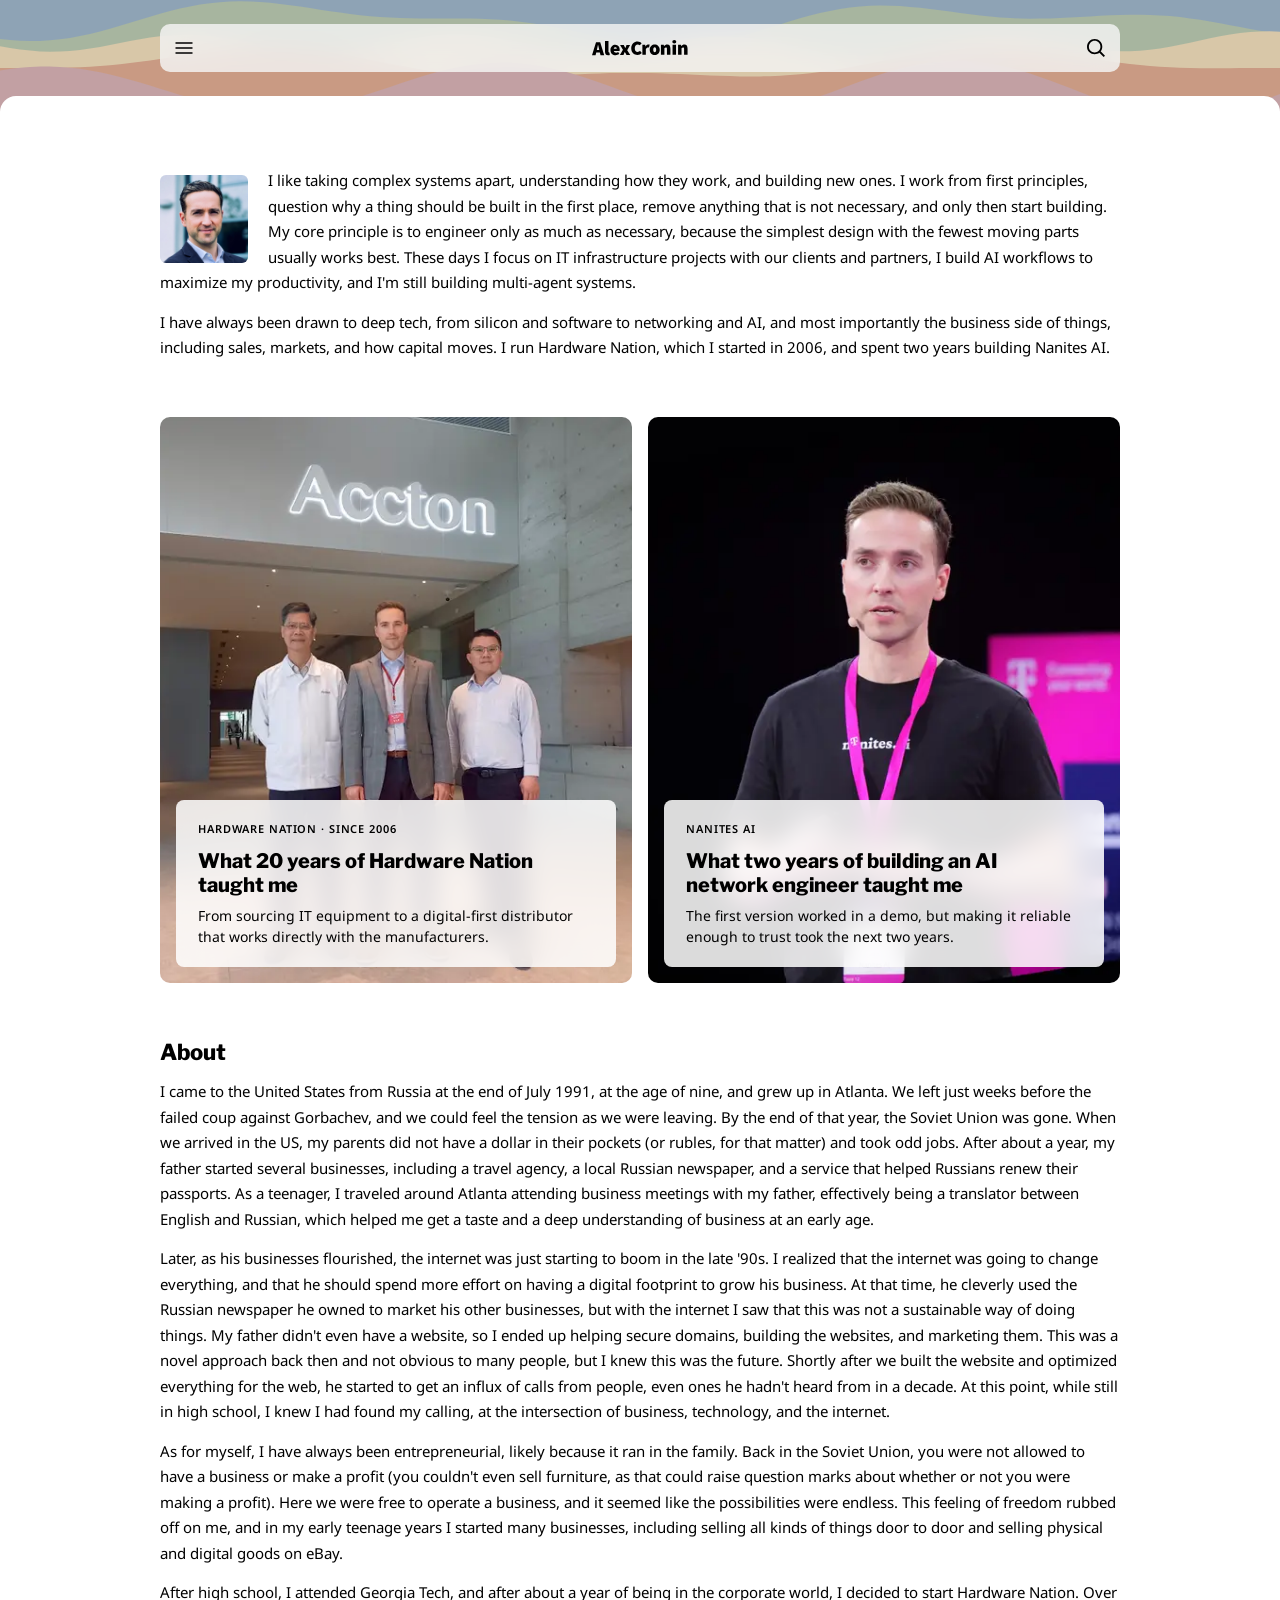
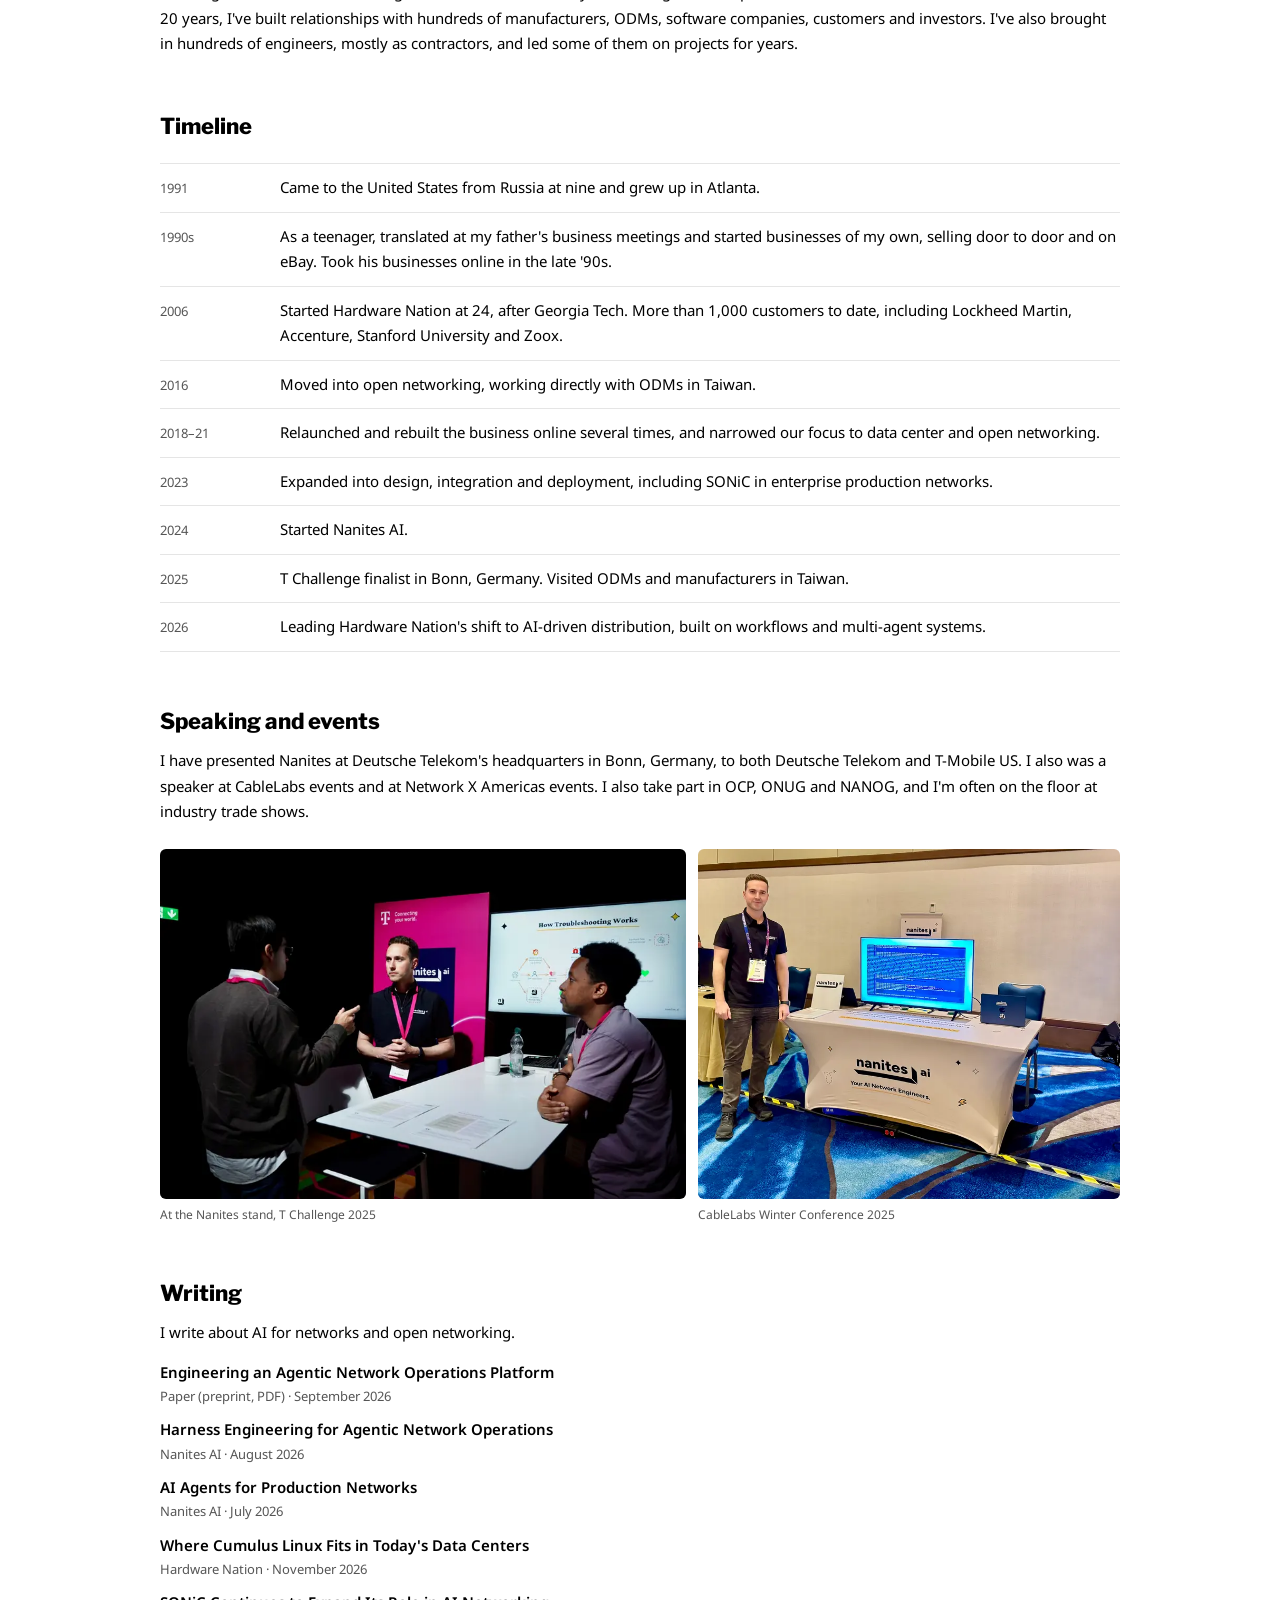
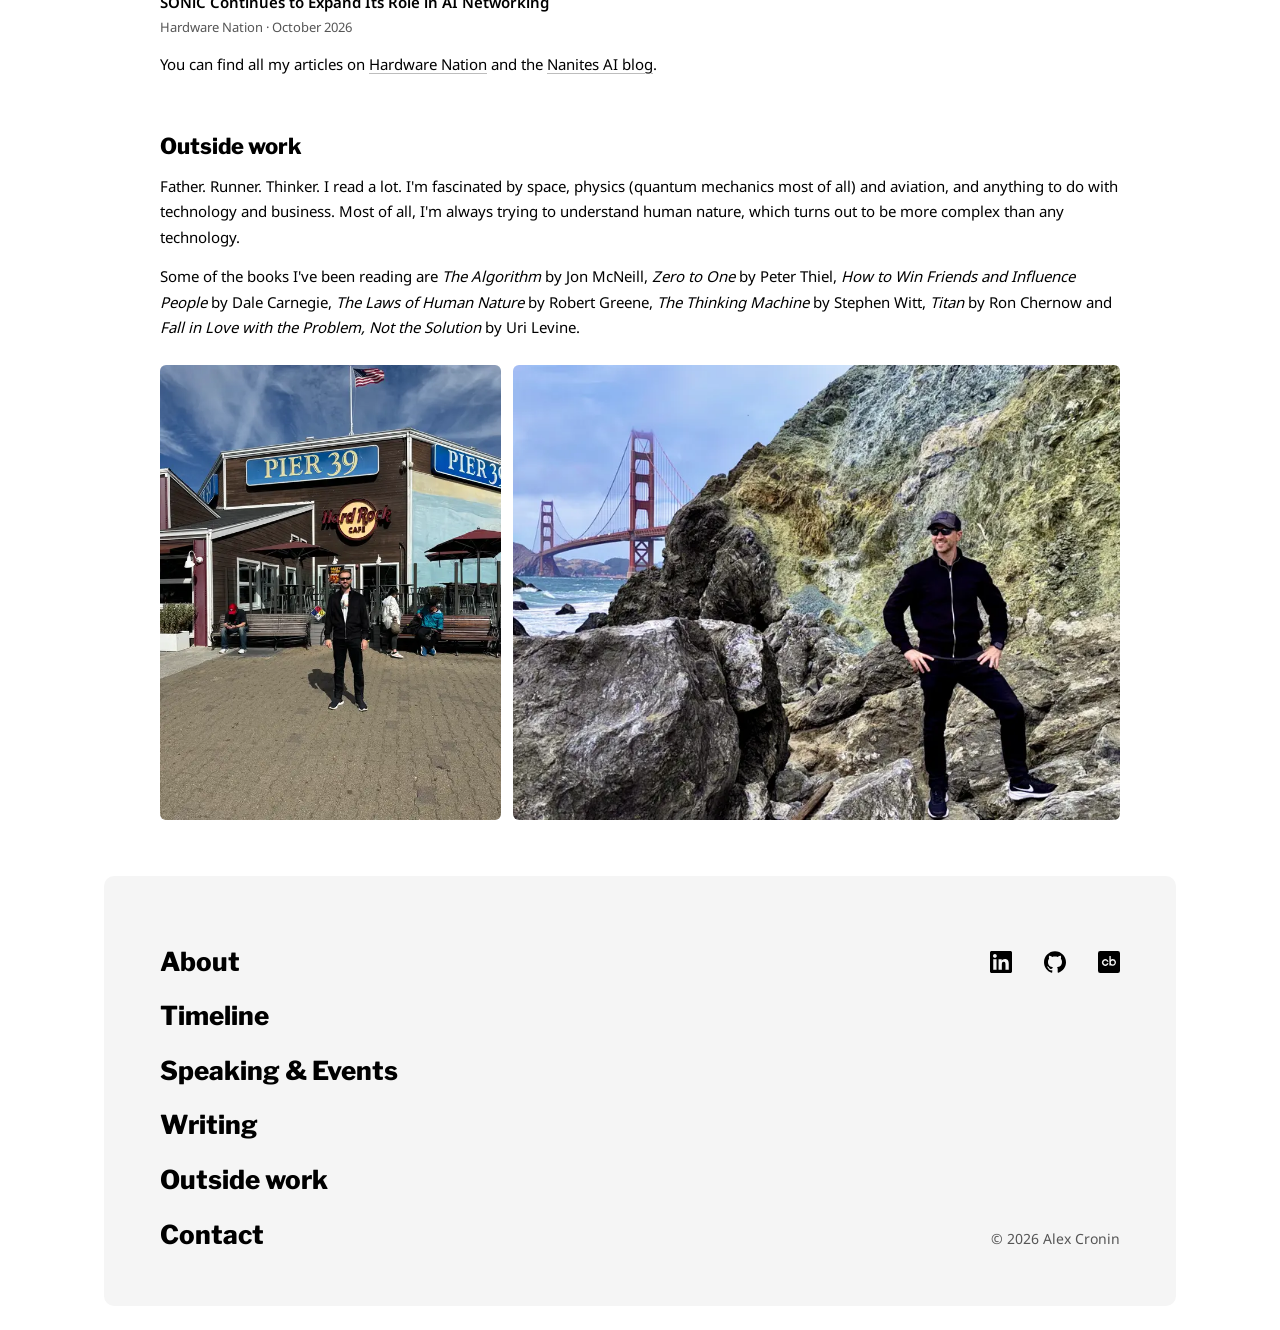
<file: index.html>
<!doctype html>
<html lang="en">
<head>
<meta charset="utf-8">
<meta name="viewport" content="width=device-width, initial-scale=1">
<title>Alex Cronin | Technologist and Entrepreneur</title>
<meta name="description" content="Alex Cronin is a technologist and entrepreneur. He runs Hardware Nation, which he started in 2006, and spent two years building Nanites AI.">
<link rel="canonical" href="https://cronin.ai/">
<link rel="icon" type="image/png" sizes="192x192" href="favicon.png?v=4">
<link rel="apple-touch-icon" href="apple-touch-icon.png?v=4">

<meta property="og:site_name" content="Alex Cronin">
<meta property="og:type" content="profile">
<meta property="og:title" content="Alex Cronin">
<meta property="og:description" content="Technologist and entrepreneur. Hardware Nation since 2006, and two years building Nanites AI.">
<meta property="og:url" content="https://cronin.ai/">
<meta property="og:image" content="https://cronin.ai/images/alex-cronin.jpg?v=2">
<meta property="og:image:width" content="800">
<meta property="og:image:height" content="800">
<meta property="og:image:alt" content="Alex Cronin">
<meta property="profile:first_name" content="Alex">
<meta property="profile:last_name" content="Cronin">
<meta name="twitter:card" content="summary">
<meta name="twitter:creator" content="@alexcro59097787">

<link rel="preload" href="assets/fonts/libre-franklin-800.woff2" as="font" type="font/woff2" crossorigin>
<link rel="preload" href="assets/fonts/noto-sans-400.woff2" as="font" type="font/woff2" crossorigin>
<link rel="stylesheet" href="style.css?v=202611091737">

<script type="application/ld+json">
{
  "@context": "https://schema.org",
  "@type": "ProfilePage",
  "url": "https://cronin.ai/",
  "dateModified": "2026-11-09T17:45:00-05:00",
  "primaryImageOfPage": { "@type": "ImageObject", "url": "https://cronin.ai/images/alex-cronin.jpg?v=2", "width": 800, "height": 800 },
  "mainEntity": {
    "@type": "Person",
    "@id": "https://cronin.ai/#person",
    "name": "Alex Cronin",
    "url": "https://cronin.ai/",
    "image": "https://cronin.ai/images/alex-cronin.jpg?v=2",
    "description": "Technologist and entrepreneur. Runs Hardware Nation, the IT infrastructure company he started in 2006, and spent two years building Nanites AI, AI agents that troubleshoot networks.",
    "alumniOf": { "@type": "CollegeOrUniversity", "name": "Georgia Institute of Technology", "url": "https://www.gatech.edu/" },
    "worksFor": { "@type": "Organization", "name": "Hardware Nation", "url": "https://hardwarenation.com/" },
    "knowsAbout": ["Artificial intelligence", "AI agents", "Computer networking", "Open networking", "SONiC", "Network automation", "IT infrastructure"],
    "sameAs": [
      "https://www.linkedin.com/in/alexmcronin/",
      "https://x.com/alexcro59097787",
      "https://github.com/alexmcronin",
      "https://www.crunchbase.com/person/alex-cronin-c7ff"
    ]
  }
}
</script>
<script type="application/ld+json">
{
  "@context": "https://schema.org",
  "@type": "WebSite",
  "name": "Alex Cronin",
  "alternateName": "cronin.ai",
  "url": "https://cronin.ai/"
}
</script>
</head>
<body>
<header class="bar">
  <button class="icon" type="button" popovertarget="menu" aria-label="Open menu"><svg viewBox="0 0 24 24" aria-hidden="true"><path d="M3.5,17.63v-1.5h17v1.5H3.5Zm0-4.88v-1.5h17v1.5H3.5Zm0-4.88V6.37h17v1.5H3.5Z"/></svg></button>
  <h1 class="name"><a href="./"><img src="images/alex-cronin-logo.svg" width="1138" height="191" alt="Alex Cronin"></a></h1>
  <button class="icon" type="button" popovertarget="search" aria-label="Search"><svg viewBox="0 0 24 24" aria-hidden="true"><path transform="translate(12 12) scale(1.25) translate(-12 -12)" d="M18.147,19.202l-3.484-3.484c-.5.413-1.073.737-1.72.97-.647.233-1.32.35-2.02.35-1.707,0-3.153-.593-4.34-1.78-1.187-1.187-1.78-2.633-1.78-4.34,0-1.707.593-3.153,1.78-4.34,1.187-1.187,2.633-1.78,4.34-1.78s3.153.593,4.34,1.78,1.777,2.633,1.77,4.34c0,.713-.12,1.397-.36,2.05s-.56,1.22-.96,1.7l3.484,3.484-1.05,1.05ZM10.923,15.538c1.287,0,2.377-.447,3.27-1.34s1.34-1.987,1.34-3.28c0-1.293-.447-2.383-1.34-3.27-.893-.887-1.983-1.337-3.27-1.35s-2.377.437-3.27,1.35-1.343,2.003-1.35,3.27c-.007,1.267.44,2.357,1.34,3.27.9.913,1.99,1.36,3.27,1.34l.01.01Z"/></svg></button>
</header>
<div class="band" aria-hidden="true"></div>
<main>
  <div class="intro">
    <img class="portrait" src="images/alex-cronin.jpg?v=2" width="800" height="800" alt="Alex Cronin" fetchpriority="high">
    <p>I like taking complex systems apart, understanding how they work, and building new ones. I work from first principles, question why a thing should be built in the first place, remove anything that is not necessary, and only then start building. My core principle is to engineer only as much as necessary, because the simplest design with the fewest moving parts usually works best. These days I focus on IT infrastructure projects with our clients and partners, I build AI workflows to maximize my productivity, and I'm still building multi-agent systems.</p>
    <p>I have always been drawn to deep tech, from silicon and software to networking and AI, and most importantly the business side of things, including sales, markets, and how capital moves. I run Hardware Nation, which I started in 2006, and spent two years building Nanites AI.</p>
  </div>

  <div class="stories">
    <a class="story-card" href="hardware-nation/">
      <img src="images/accton-taiwan-800.webp" srcset="images/accton-taiwan-800.webp 800w, images/accton-taiwan-1600.webp 1600w" sizes="(max-width: 600px) calc(100vw - 32px), 760px" width="1600" height="1200" alt="Alex Cronin with two Accton hosts in the lobby of Accton in Hsinchu, Taiwan">
      <div class="story-panel">
        <p class="story-label">Hardware Nation · since 2006</p>
        <p class="story-title">What 20 years of Hardware Nation taught me</p>
        <p class="story-text">From sourcing IT equipment to a digital-first distributor that works directly with the manufacturers.</p>
      </div>
    </a>
    <a class="story-card" href="nanites/">
      <img src="images/t-challenge-stage-800.webp" srcset="images/t-challenge-stage-800.webp 800w, images/t-challenge-stage-1600.webp 1600w" sizes="(max-width: 600px) calc(100vw - 32px), 760px" width="1600" height="1201" alt="Alex Cronin presenting Nanites AI on stage at the T Challenge 2025 in Bonn, Germany">
      <div class="story-panel">
        <p class="story-label">Nanites AI</p>
        <p class="story-title">What two years of building an AI network engineer taught me</p>
        <p class="story-text">The first version worked in a demo, but making it reliable enough to trust took the next two years.</p>
      </div>
    </a>
  </div>

  <section id="about">
    <h2>About</h2>
    <p>I came to the United States from Russia at the end of July 1991, at the age of nine, and grew up in Atlanta. We left just weeks before the failed coup against Gorbachev, and we could feel the tension as we were leaving. By the end of that year, the Soviet Union was gone. When we arrived in the US, my parents did not have a dollar in their pockets (or rubles, for that matter) and took odd jobs. After about a year, my father started several businesses, including a travel agency, a local Russian newspaper, and a service that helped Russians renew their passports. As a teenager, I traveled around Atlanta attending business meetings with my father, effectively being a translator between English and Russian, which helped me get a taste and a deep understanding of business at an early age.</p>
    <p>Later, as his businesses flourished, the internet was just starting to boom in the late '90s. I realized that the internet was going to change everything, and that he should spend more effort on having a digital footprint to grow his business. At that time, he cleverly used the Russian newspaper he owned to market his other businesses, but with the internet I saw that this was not a sustainable way of doing things. My father didn't even have a website, so I ended up helping secure domains, building the websites, and marketing them. This was a novel approach back then and not obvious to many people, but I knew this was the future. Shortly after we built the website and optimized everything for the web, he started to get an influx of calls from people, even ones he hadn't heard from in a decade. At this point, while still in high school, I knew I had found my calling, at the intersection of business, technology, and the internet.</p>
    <p>As for myself, I have always been entrepreneurial, likely because it ran in the family. Back in the Soviet Union, you were not allowed to have a business or make a profit (you couldn't even sell furniture, as that could raise question marks about whether or not you were making a profit). Here we were free to operate a business, and it seemed like the possibilities were endless. This feeling of freedom rubbed off on me, and in my early teenage years I started many businesses, including selling all kinds of things door to door and selling physical and digital goods on eBay.</p>
    <p>After high school, I attended Georgia Tech, and after about a year of being in the corporate world, I decided to start Hardware Nation. Over 20 years, I've built relationships with hundreds of manufacturers, ODMs, software companies, customers and investors. I've also brought in hundreds of engineers, mostly as contractors, and led some of them on projects for years.</p>
  </section>

  <section id="timeline">
    <h2>Timeline</h2>
    <ol class="timeline">
      <li><time datetime="1991">1991</time><p>Came to the United States from Russia at nine and grew up in Atlanta.</p></li>
      <li><span class="when">1990s</span><p>As a teenager, translated at my father's business meetings and started businesses of my own, selling door to door and on eBay. Took his businesses online in the late '90s.</p></li>
      <li><time datetime="2006">2006</time><p>Started Hardware Nation at 24, after Georgia Tech. More than 1,000 customers to date, including Lockheed Martin, Accenture, Stanford University and Zoox.</p></li>
      <li><time datetime="2016">2016</time><p>Moved into open networking, working directly with ODMs in Taiwan.</p></li>
      <li><time datetime="2018">2018–21</time><p>Relaunched and rebuilt the business online several times, and narrowed our focus to data center and open networking.</p></li>
      <li><time datetime="2023">2023</time><p>Expanded into design, integration and deployment, including SONiC in enterprise production networks.</p></li>
      <li><time datetime="2024">2024</time><p>Started Nanites AI.</p></li>
      <li><time datetime="2025">2025</time><p>T Challenge finalist in Bonn, Germany. Visited ODMs and manufacturers in Taiwan.</p></li>
      <li><time datetime="2026">2026</time><p>Leading Hardware Nation's shift to AI-driven distribution, built on workflows and multi-agent systems.</p></li>
    </ol>
  </section>

  <section id="speaking">
    <h2>Speaking and events</h2>
    <p>I have presented Nanites at Deutsche Telekom's headquarters in Bonn, Germany, to both Deutsche Telekom and T-Mobile US. I also was a speaker at CableLabs events and at Network X Americas events. I also take part in OCP, ONUG and NANOG, and I'm often on the floor at industry trade shows.</p>
    <div class="photos">
      <figure style="--ar: 1.4995">
        <img src="images/t-challenge-booth-800.webp" srcset="images/t-challenge-booth-800.webp 800w, images/t-challenge-booth-1600.webp 1600w" sizes="(max-width: 600px) calc(100vw - 32px), 533px" width="1600" height="1067" alt="Alex Cronin talking with a visitor at the Nanites AI stand at the T Challenge 2025" loading="lazy" decoding="async">
        <figcaption>At the Nanites stand, T Challenge 2025</figcaption>
      </figure>
      <figure style="--ar: 1.2048">
        <img src="images/cablelabs-winter-2025-800.webp" srcset="images/cablelabs-winter-2025-800.webp 800w, images/cablelabs-winter-2025-1600.webp 1600w" sizes="(max-width: 600px) calc(100vw - 32px), 427px" width="1600" height="1328" alt="Alex Cronin at the Nanites AI booth at the CableLabs Winter Conference 2025" loading="lazy" decoding="async">
        <figcaption>CableLabs Winter Conference 2025</figcaption>
      </figure>
    </div>
  </section>

  <section id="writing">
    <h2>Writing</h2>
    <p>I write about AI for networks and open networking.</p>
    <ul class="writing">
      <li><a href="papers/engineering-an-agentic-network-operations-platform.pdf">Engineering an Agentic Network Operations Platform</a> <span class="source">Paper (preprint, PDF) · September 2026</span></li>
      <li><a href="https://www.nanites.ai/post/harness-engineering-for-agentic-network-operations">Harness Engineering for Agentic Network Operations</a> <span class="source">Nanites AI · August 2026</span></li>
      <li><a href="https://www.nanites.ai/post/ai-agents-for-production-networks">AI Agents for Production Networks</a> <span class="source">Nanites AI · July 2026</span></li>
      <li><a href="https://hardwarenation.com/resources/blog/where-cumulus-linux-fits-in-todays-data-centers/">Where Cumulus Linux Fits in Today's Data Centers</a> <span class="source">Hardware Nation · November 2026</span></li>
      <li><a href="https://hardwarenation.com/resources/blog/sonic-continues-to-expand-its-role-in-ai-networking/">SONiC Continues to Expand Its Role in AI Networking</a> <span class="source">Hardware Nation · October 2026</span></li>
    </ul>
    <p>You can find all my articles on <a href="https://hardwarenation.com/resources/author/alexhardwarenation-com/">Hardware Nation</a> and the <a href="https://www.nanites.ai/blog">Nanites AI blog</a>.</p>
  </section>

  <section id="personal">
    <h2>Outside work</h2>
    <p>Father. Runner. Thinker. I read a lot. I'm fascinated by space, physics (quantum mechanics most of all) and aviation, and anything to do with technology and business. Most of all, I'm always trying to understand human nature, which turns out to be more complex than any technology.</p>
    <p>Some of the books I've been reading are <em>The Algorithm</em> by Jon McNeill, <em>Zero to One</em> by Peter Thiel, <em>How to Win Friends and Influence People</em> by Dale Carnegie, <em>The Laws of Human Nature</em> by Robert Greene, <em>The Thinking Machine</em> by Stephen Witt, <em>Titan</em> by Ron Chernow and <em>Fall in Love with the Problem, Not the Solution</em> by Uri Levine.</p>
    <div class="photos">
      <figure style="--ar: 0.75">
        <img src="images/pier-39-600.webp" srcset="images/pier-39-600.webp 600w, images/pier-39-1200.webp 1200w" sizes="(max-width: 600px) calc(100vw - 32px), 347px" width="1200" height="1600" alt="Alex Cronin at Pier 39" loading="lazy" decoding="async">
      </figure>
      <figure style="--ar: 1.3333">
        <img src="images/golden-gate-800.webp" srcset="images/golden-gate-800.webp 800w, images/golden-gate-1400.webp 1400w" sizes="(max-width: 600px) calc(100vw - 32px), 613px" width="1400" height="1050" alt="Alex Cronin on the rocks below the Golden Gate Bridge" loading="lazy" decoding="async">
      </figure>
    </div>
  </section>
</main>
<div id="menu" class="overlay" popover>
  <div class="overlay-inner">
    <div class="bar">
      <button class="icon" type="button" popovertarget="menu" popovertargetaction="hide" aria-label="Close menu"><svg viewBox="0 0 24 24" aria-hidden="true"><path d="M6.06,19L5,17.94L10.94,12L5,6.06L6.06,5L12,10.94L17.94,5L19,6.06L13.06,12L19,17.94L17.94,19L12,13.06L6.06,19Z"/></svg></button>
      <a class="name" href="./"><img src="images/alex-cronin-logo.svg" width="1138" height="191" alt="Alex Cronin"></a>
      <button class="icon" type="button" popovertarget="search" aria-label="Search"><svg viewBox="0 0 24 24" aria-hidden="true"><path transform="translate(12 12) scale(1.25) translate(-12 -12)" d="M18.147,19.202l-3.484-3.484c-.5.413-1.073.737-1.72.97-.647.233-1.32.35-2.02.35-1.707,0-3.153-.593-4.34-1.78-1.187-1.187-1.78-2.633-1.78-4.34,0-1.707.593-3.153,1.78-4.34,1.187-1.187,2.633-1.78,4.34-1.78s3.153.593,4.34,1.78,1.777,2.633,1.77,4.34c0,.713-.12,1.397-.36,2.05s-.56,1.22-.96,1.7l3.484,3.484-1.05,1.05ZM10.923,15.538c1.287,0,2.377-.447,3.27-1.34s1.34-1.987,1.34-3.28c0-1.293-.447-2.383-1.34-3.27-.893-.887-1.983-1.337-3.27-1.35s-2.377.437-3.27,1.35-1.343,2.003-1.35,3.27c-.007,1.267.44,2.357,1.34,3.27.9.913,1.99,1.36,3.27,1.34l.01.01Z"/></svg></button>
    </div>
    <nav class="menu-links" aria-label="Sections">
      <a href="#about">About</a>
      <a href="#timeline">Timeline</a>
      <a href="#speaking">Speaking &amp; Events</a>
      <a href="#writing">Writing</a>
      <a href="#personal">Outside work</a>
      <a href="contact/">Contact</a>
    </nav>
    <p class="menu-label">Stories</p>
    <nav class="menu-stories" aria-label="Stories">
      <a href="hardware-nation/">What 20 years of Hardware Nation taught me</a>
      <a href="nanites/">What two years of building an AI network engineer taught me</a>
    </nav>
  </div>
</div>
<div id="search" class="overlay" popover>
  <div class="overlay-inner">
    <div class="bar">
      <button class="icon" type="button" popovertarget="search" popovertargetaction="hide" aria-label="Close search"><svg viewBox="0 0 24 24" aria-hidden="true"><path d="M6.06,19L5,17.94L10.94,12L5,6.06L6.06,5L12,10.94L17.94,5L19,6.06L13.06,12L19,17.94L17.94,19L12,13.06L6.06,19Z"/></svg></button>
      <a class="name" href="./"><img src="images/alex-cronin-logo.svg" width="1138" height="191" alt="Alex Cronin"></a>
      <span></span>
    </div>
    <input class="search-input" type="search" placeholder="Search" aria-label="Search this site" autocomplete="off" autofocus>
    <ol class="search-results"></ol>
  </div>
</div>
<footer id="contact">
  <div class="footer-panel">
    <nav class="menu-links" aria-label="Sections">
      <a href="#about">About</a>
      <a href="#timeline">Timeline</a>
      <a href="#speaking">Speaking &amp; Events</a>
      <a href="#writing">Writing</a>
      <a href="#personal">Outside work</a>
      <a href="contact/">Contact</a>
    </nav>
    <ul class="social">
      <li><a href="https://www.linkedin.com/in/alexmcronin/" rel="me" aria-label="LinkedIn"><svg viewBox="0 0 24 24" aria-hidden="true"><path d="M20.447 20.452h-3.554v-5.569c0-1.328-.027-3.037-1.852-3.037-1.853 0-2.136 1.445-2.136 2.939v5.667H9.351V9h3.414v1.561h.046c.477-.9 1.637-1.85 3.37-1.85 3.601 0 4.267 2.37 4.267 5.455v6.286zM5.337 7.433c-1.144 0-2.063-.926-2.063-2.065 0-1.138.92-2.063 2.063-2.063 1.14 0 2.064.925 2.064 2.063 0 1.139-.925 2.065-2.064 2.065zm1.782 13.019H3.555V9h3.564v11.452zM22.225 0H1.771C.792 0 0 .774 0 1.729v20.542C0 23.227.792 24 1.771 24h20.451C23.2 24 24 23.227 24 22.271V1.729C24 .774 23.2 0 22.222 0h.003z"/></svg></a></li>
      <li><a href="https://github.com/alexmcronin" rel="me" aria-label="GitHub"><svg viewBox="0 0 24 24" aria-hidden="true"><path d="M12 .297c-6.63 0-12 5.373-12 12 0 5.303 3.438 9.8 8.205 11.385.6.113.82-.258.82-.577 0-.285-.01-1.04-.015-2.04-3.338.724-4.042-1.61-4.042-1.61C4.422 18.07 3.633 17.7 3.633 17.7c-1.087-.744.084-.729.084-.729 1.205.084 1.838 1.236 1.838 1.236 1.07 1.835 2.809 1.305 3.495.998.108-.776.417-1.305.76-1.605-2.665-.3-5.466-1.332-5.466-5.93 0-1.31.465-2.38 1.235-3.22-.135-.303-.54-1.523.105-3.176 0 0 1.005-.322 3.3 1.23.96-.267 1.98-.399 3-.405 1.02.006 2.04.138 3 .405 2.28-1.552 3.285-1.23 3.285-1.23.645 1.653.24 2.873.12 3.176.765.84 1.23 1.91 1.23 3.22 0 4.61-2.805 5.625-5.475 5.92.42.36.81 1.096.81 2.22 0 1.606-.015 2.896-.015 3.286 0 .315.21.69.825.57C20.565 22.092 24 17.592 24 12.297c0-6.627-5.373-12-12-12"/></svg></a></li>
      <li><a href="https://www.crunchbase.com/person/alex-cronin-c7ff" rel="me" aria-label="Crunchbase"><svg viewBox="0 0 24 24" aria-hidden="true"><path d="M21.6 0H2.4A2.41 2.41 0 0 0 0 2.4v19.2A2.41 2.41 0 0 0 2.4 24h19.2a2.41 2.41 0 0 0 2.4-2.4V2.4A2.41 2.41 0 0 0 21.6 0zM7.045 14.465A2.11 2.11 0 0 0 9.84 13.42h1.66a3.69 3.69 0 1 1 0-1.75H9.84a2.11 2.11 0 1 0-2.795 2.795zm11.345.845a3.55 3.55 0 0 1-1.06.63 3.68 3.68 0 0 1-3.39-.38v.38h-1.51V5.37h1.5v4.11a3.74 3.74 0 0 1 1.8-.63H16a3.67 3.67 0 0 1 2.39 6.46zm-.223-2.766a2.104 2.104 0 1 1-4.207 0 2.104 2.104 0 0 1 4.207 0z"/></svg></a></li>
    </ul>
    <p class="footer-copy">© <span id="year">2026</span> Alex Cronin</p>
  </div>
</footer>
<script>document.getElementById("year").textContent = new Date().getFullYear();</script>
<script src="site.js?v=202611091819" defer></script>
</body>
</html>
</file>
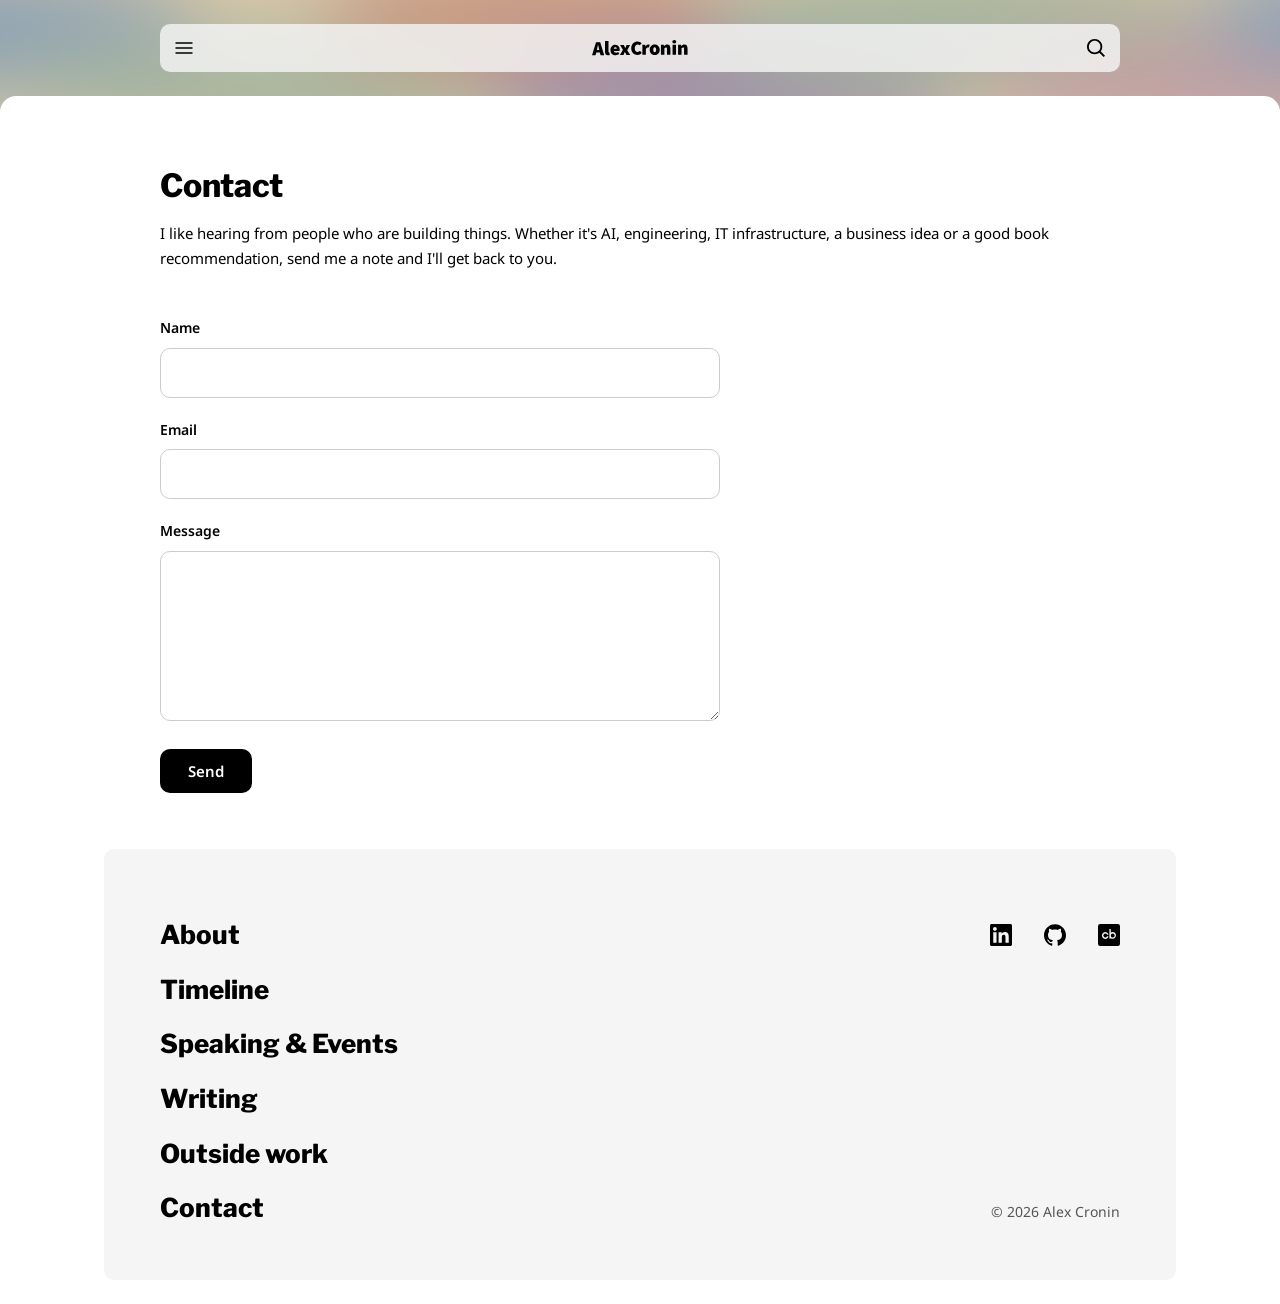
<file: contact/index.html>
<!doctype html>
<html lang="en">
<head>
<meta charset="utf-8">
<meta name="viewport" content="width=device-width, initial-scale=1">
<title>Contact | Alex Cronin</title>
<meta name="description" content="Get in touch with Alex Cronin about AI, engineering, IT infrastructure, a business idea or a good book.">
<link rel="canonical" href="https://cronin.ai/contact/">
<link rel="icon" type="image/png" sizes="192x192" href="../favicon.png?v=4">
<link rel="apple-touch-icon" href="../apple-touch-icon.png?v=4">

<meta property="og:site_name" content="Alex Cronin">
<meta property="og:type" content="website">
<meta property="og:title" content="Contact | Alex Cronin">
<meta property="og:description" content="Get in touch with Alex Cronin about AI, engineering, IT infrastructure, a business idea or a good book.">
<meta property="og:url" content="https://cronin.ai/contact/">
<meta property="og:image" content="https://cronin.ai/images/alex-cronin.jpg?v=2">

<link rel="preload" href="../assets/fonts/libre-franklin-800.woff2" as="font" type="font/woff2" crossorigin>
<link rel="preload" href="../assets/fonts/noto-sans-400.woff2" as="font" type="font/woff2" crossorigin>
<link rel="stylesheet" href="../style.css?v=202611091737">

<script type="application/ld+json">
{
  "@context": "https://schema.org",
  "@type": "ContactPage",
  "url": "https://cronin.ai/contact/",
  "about": { "@type": "Person", "@id": "https://cronin.ai/#person", "name": "Alex Cronin", "url": "https://cronin.ai/" }
}
</script>
</head>
<body>
<header class="bar">
  <button class="icon" type="button" popovertarget="menu" aria-label="Open menu"><svg viewBox="0 0 24 24" aria-hidden="true"><path d="M3.5,17.63v-1.5h17v1.5H3.5Zm0-4.88v-1.5h17v1.5H3.5Zm0-4.88V6.37h17v1.5H3.5Z"/></svg></button>
  <a class="name" href="../"><img src="../images/alex-cronin-logo.svg" width="1138" height="191" alt="Alex Cronin"></a>
  <button class="icon" type="button" popovertarget="search" aria-label="Search"><svg viewBox="0 0 24 24" aria-hidden="true"><path transform="translate(12 12) scale(1.25) translate(-12 -12)" d="M18.147,19.202l-3.484-3.484c-.5.413-1.073.737-1.72.97-.647.233-1.32.35-2.02.35-1.707,0-3.153-.593-4.34-1.78-1.187-1.187-1.78-2.633-1.78-4.34,0-1.707.593-3.153,1.78-4.34,1.187-1.187,2.633-1.78,4.34-1.78s3.153.593,4.34,1.78,1.777,2.633,1.77,4.34c0,.713-.12,1.397-.36,2.05s-.56,1.22-.96,1.7l3.484,3.484-1.05,1.05ZM10.923,15.538c1.287,0,2.377-.447,3.27-1.34s1.34-1.987,1.34-3.28c0-1.293-.447-2.383-1.34-3.27-.893-.887-1.983-1.337-3.27-1.35s-2.377.437-3.27,1.35-1.343,2.003-1.35,3.27c-.007,1.267.44,2.357,1.34,3.27.9.913,1.99,1.36,3.27,1.34l.01.01Z"/></svg></button>
</header>
<div class="band band-aurora" aria-hidden="true"></div>
<main>
  <h1 class="title">Contact</h1>
  <p class="contact-lead">I like hearing from people who are building things. Whether it's AI, engineering, IT infrastructure, a business idea or a good book recommendation, send me a note and I'll get back to you.</p>
  <form class="contact-form" action="https://api.web3forms.com/submit" method="POST">
    <input type="hidden" name="access_key" value="00fe3ba0-d807-4074-bce1-cce22144b10f">
    <input type="hidden" name="subject" value="New message from cronin.ai">
    <input type="hidden" name="from_name" value="cronin.ai">
    <input type="hidden" name="redirect" value="https://cronin.ai/thanks/">
    <input type="checkbox" name="botcheck" class="botcheck" tabindex="-1" autocomplete="off" aria-hidden="true">
    <label for="name">Name</label>
    <input id="name" name="name" type="text" autocomplete="name" required>
    <label for="email">Email</label>
    <input id="email" name="email" type="email" autocomplete="email" required>
    <label for="message">Message</label>
    <textarea id="message" name="message" rows="6" required></textarea>
    <button type="submit">Send</button>
  </form>
</main>
<div id="menu" class="overlay" popover>
  <div class="overlay-inner">
    <div class="bar">
      <button class="icon" type="button" popovertarget="menu" popovertargetaction="hide" aria-label="Close menu"><svg viewBox="0 0 24 24" aria-hidden="true"><path d="M6.06,19L5,17.94L10.94,12L5,6.06L6.06,5L12,10.94L17.94,5L19,6.06L13.06,12L19,17.94L17.94,19L12,13.06L6.06,19Z"/></svg></button>
      <a class="name" href="../"><img src="../images/alex-cronin-logo.svg" width="1138" height="191" alt="Alex Cronin"></a>
      <button class="icon" type="button" popovertarget="search" aria-label="Search"><svg viewBox="0 0 24 24" aria-hidden="true"><path transform="translate(12 12) scale(1.25) translate(-12 -12)" d="M18.147,19.202l-3.484-3.484c-.5.413-1.073.737-1.72.97-.647.233-1.32.35-2.02.35-1.707,0-3.153-.593-4.34-1.78-1.187-1.187-1.78-2.633-1.78-4.34,0-1.707.593-3.153,1.78-4.34,1.187-1.187,2.633-1.78,4.34-1.78s3.153.593,4.34,1.78,1.777,2.633,1.77,4.34c0,.713-.12,1.397-.36,2.05s-.56,1.22-.96,1.7l3.484,3.484-1.05,1.05ZM10.923,15.538c1.287,0,2.377-.447,3.27-1.34s1.34-1.987,1.34-3.28c0-1.293-.447-2.383-1.34-3.27-.893-.887-1.983-1.337-3.27-1.35s-2.377.437-3.27,1.35-1.343,2.003-1.35,3.27c-.007,1.267.44,2.357,1.34,3.27.9.913,1.99,1.36,3.27,1.34l.01.01Z"/></svg></button>
    </div>
    <nav class="menu-links" aria-label="Sections">
      <a href="../#about">About</a>
      <a href="../#timeline">Timeline</a>
      <a href="../#speaking">Speaking &amp; Events</a>
      <a href="../#writing">Writing</a>
      <a href="../#personal">Outside work</a>
      <a href="../contact/">Contact</a>
    </nav>
    <p class="menu-label">Stories</p>
    <nav class="menu-stories" aria-label="Stories">
      <a href="../hardware-nation/">What 20 years of Hardware Nation taught me</a>
      <a href="../nanites/">What two years of building an AI network engineer taught me</a>
    </nav>
  </div>
</div>
<div id="search" class="overlay" popover>
  <div class="overlay-inner">
    <div class="bar">
      <button class="icon" type="button" popovertarget="search" popovertargetaction="hide" aria-label="Close search"><svg viewBox="0 0 24 24" aria-hidden="true"><path d="M6.06,19L5,17.94L10.94,12L5,6.06L6.06,5L12,10.94L17.94,5L19,6.06L13.06,12L19,17.94L17.94,19L12,13.06L6.06,19Z"/></svg></button>
      <a class="name" href="../"><img src="../images/alex-cronin-logo.svg" width="1138" height="191" alt="Alex Cronin"></a>
      <span></span>
    </div>
    <input class="search-input" type="search" placeholder="Search" aria-label="Search this site" autocomplete="off" autofocus>
    <ol class="search-results"></ol>
  </div>
</div>
<footer id="contact">
  <div class="footer-panel">
    <nav class="menu-links" aria-label="Sections">
      <a href="../#about">About</a>
      <a href="../#timeline">Timeline</a>
      <a href="../#speaking">Speaking &amp; Events</a>
      <a href="../#writing">Writing</a>
      <a href="../#personal">Outside work</a>
      <a href="../contact/">Contact</a>
    </nav>
    <ul class="social">
      <li><a href="https://www.linkedin.com/in/alexmcronin/" rel="me" aria-label="LinkedIn"><svg viewBox="0 0 24 24" aria-hidden="true"><path d="M20.447 20.452h-3.554v-5.569c0-1.328-.027-3.037-1.852-3.037-1.853 0-2.136 1.445-2.136 2.939v5.667H9.351V9h3.414v1.561h.046c.477-.9 1.637-1.85 3.37-1.85 3.601 0 4.267 2.37 4.267 5.455v6.286zM5.337 7.433c-1.144 0-2.063-.926-2.063-2.065 0-1.138.92-2.063 2.063-2.063 1.14 0 2.064.925 2.064 2.063 0 1.139-.925 2.065-2.064 2.065zm1.782 13.019H3.555V9h3.564v11.452zM22.225 0H1.771C.792 0 0 .774 0 1.729v20.542C0 23.227.792 24 1.771 24h20.451C23.2 24 24 23.227 24 22.271V1.729C24 .774 23.2 0 22.222 0h.003z"/></svg></a></li>
      <li><a href="https://github.com/alexmcronin" rel="me" aria-label="GitHub"><svg viewBox="0 0 24 24" aria-hidden="true"><path d="M12 .297c-6.63 0-12 5.373-12 12 0 5.303 3.438 9.8 8.205 11.385.6.113.82-.258.82-.577 0-.285-.01-1.04-.015-2.04-3.338.724-4.042-1.61-4.042-1.61C4.422 18.07 3.633 17.7 3.633 17.7c-1.087-.744.084-.729.084-.729 1.205.084 1.838 1.236 1.838 1.236 1.07 1.835 2.809 1.305 3.495.998.108-.776.417-1.305.76-1.605-2.665-.3-5.466-1.332-5.466-5.93 0-1.31.465-2.38 1.235-3.22-.135-.303-.54-1.523.105-3.176 0 0 1.005-.322 3.3 1.23.96-.267 1.98-.399 3-.405 1.02.006 2.04.138 3 .405 2.28-1.552 3.285-1.23 3.285-1.23.645 1.653.24 2.873.12 3.176.765.84 1.23 1.91 1.23 3.22 0 4.61-2.805 5.625-5.475 5.92.42.36.81 1.096.81 2.22 0 1.606-.015 2.896-.015 3.286 0 .315.21.69.825.57C20.565 22.092 24 17.592 24 12.297c0-6.627-5.373-12-12-12"/></svg></a></li>
      <li><a href="https://www.crunchbase.com/person/alex-cronin-c7ff" rel="me" aria-label="Crunchbase"><svg viewBox="0 0 24 24" aria-hidden="true"><path d="M21.6 0H2.4A2.41 2.41 0 0 0 0 2.4v19.2A2.41 2.41 0 0 0 2.4 24h19.2a2.41 2.41 0 0 0 2.4-2.4V2.4A2.41 2.41 0 0 0 21.6 0zM7.045 14.465A2.11 2.11 0 0 0 9.84 13.42h1.66a3.69 3.69 0 1 1 0-1.75H9.84a2.11 2.11 0 1 0-2.795 2.795zm11.345.845a3.55 3.55 0 0 1-1.06.63 3.68 3.68 0 0 1-3.39-.38v.38h-1.51V5.37h1.5v4.11a3.74 3.74 0 0 1 1.8-.63H16a3.67 3.67 0 0 1 2.39 6.46zm-.223-2.766a2.104 2.104 0 1 1-4.207 0 2.104 2.104 0 0 1 4.207 0z"/></svg></a></li>
    </ul>
    <p class="footer-copy">© <span id="year">2026</span> Alex Cronin</p>
  </div>
</footer>
<script>document.getElementById("year").textContent = new Date().getFullYear();</script>
<script src="../site.js?v=202611091819" defer></script>
</body>
</html>
</file>
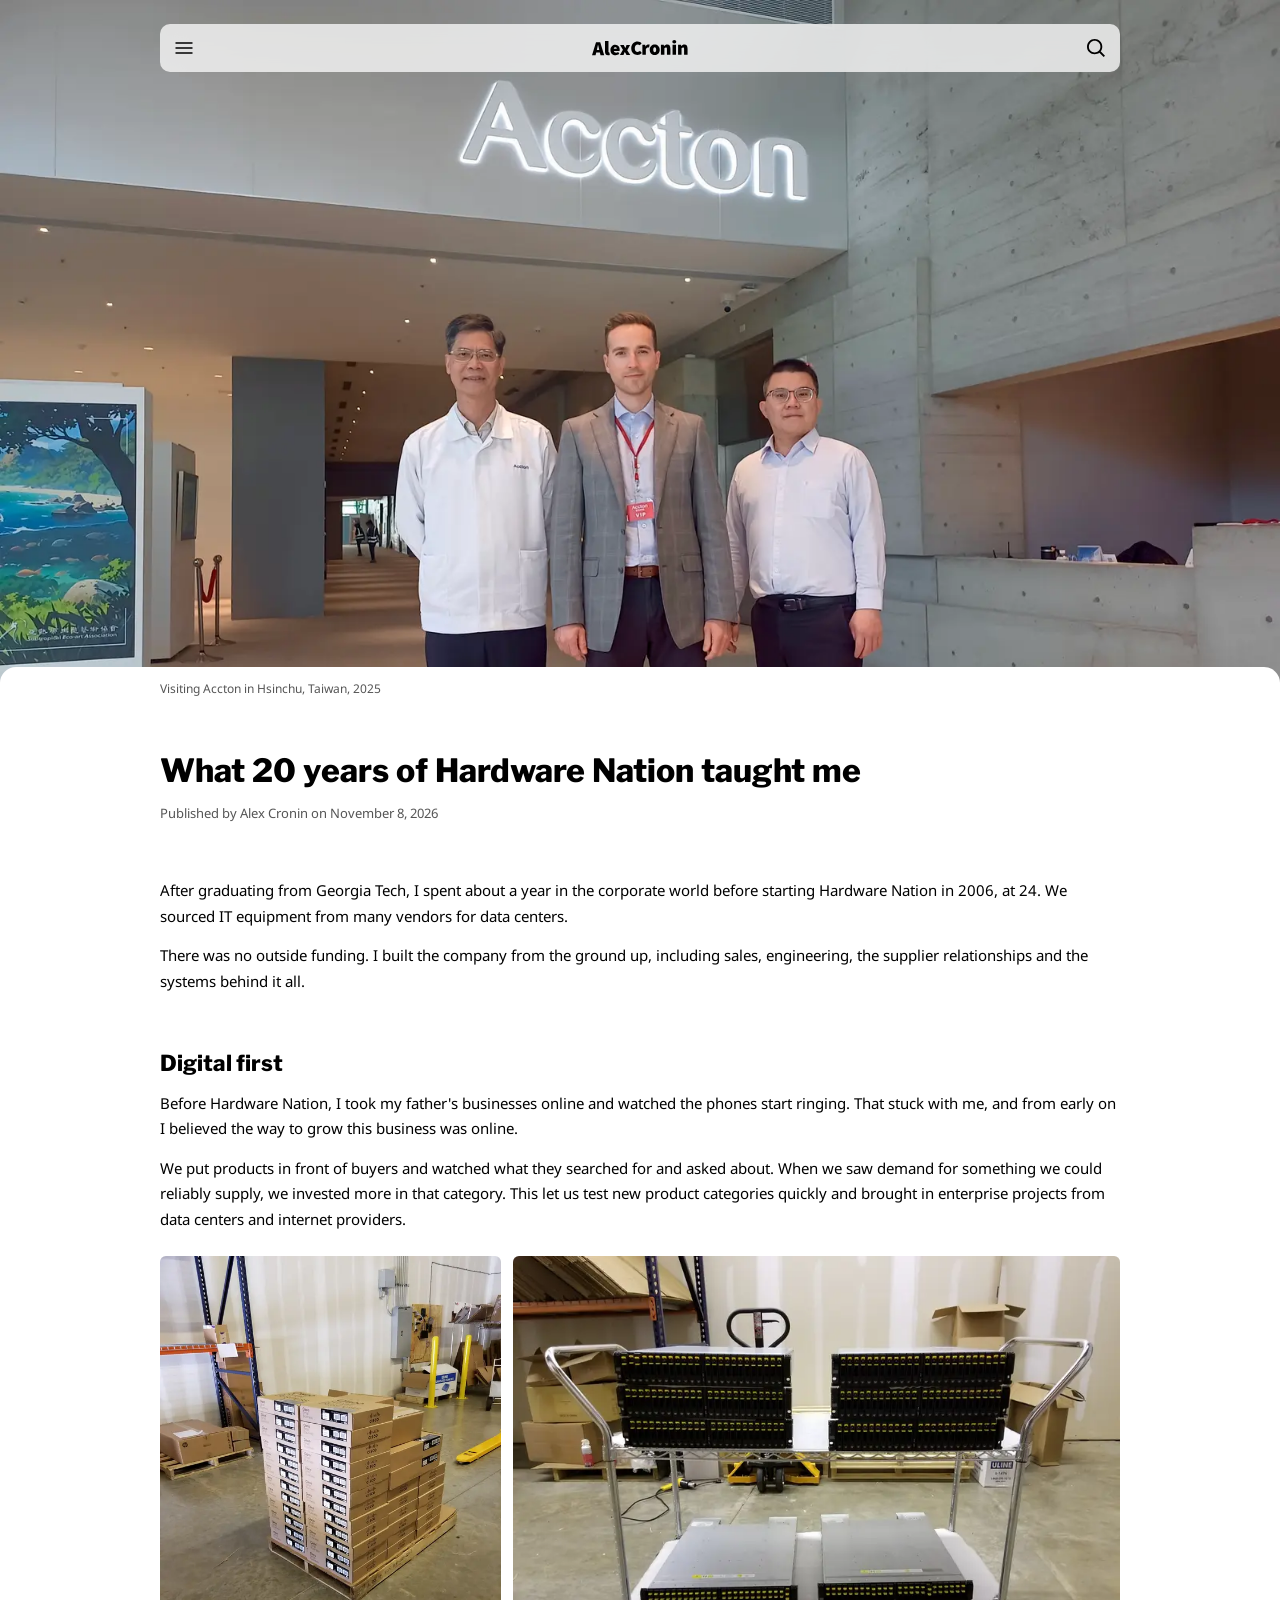
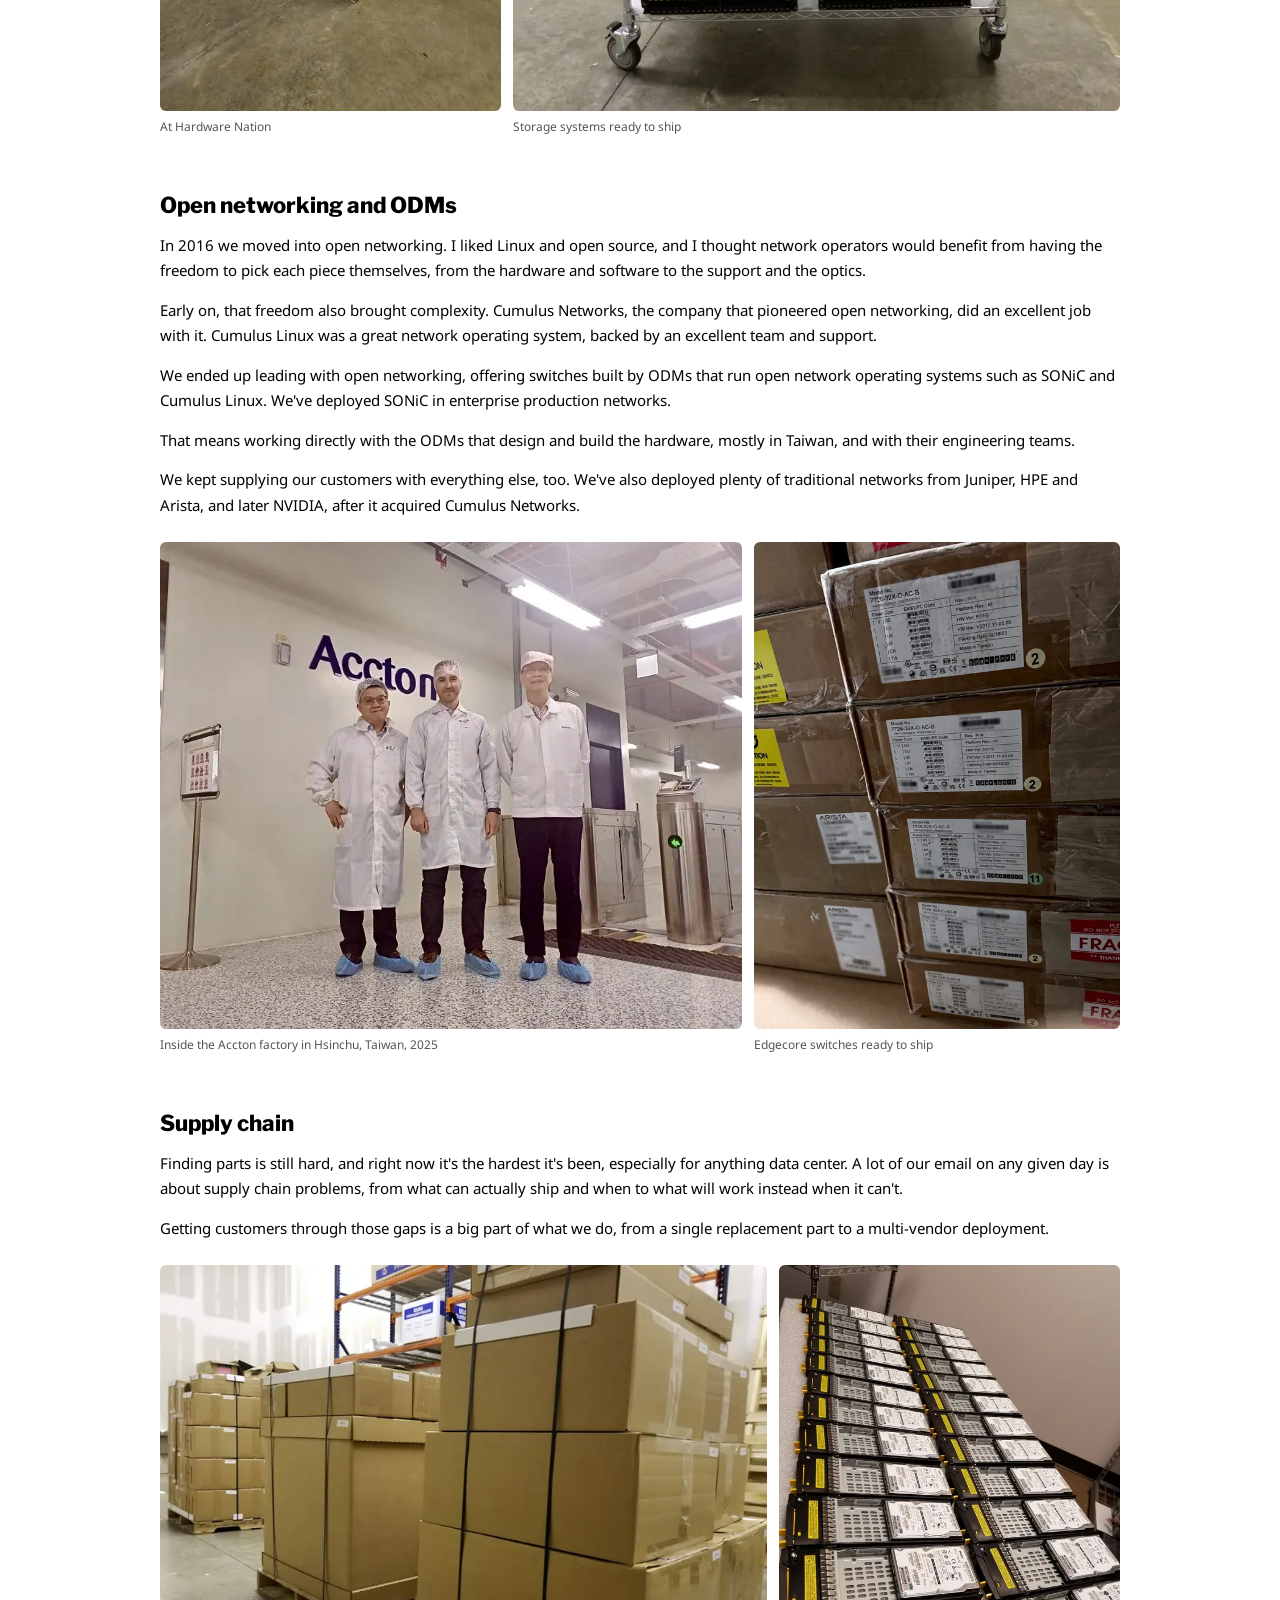
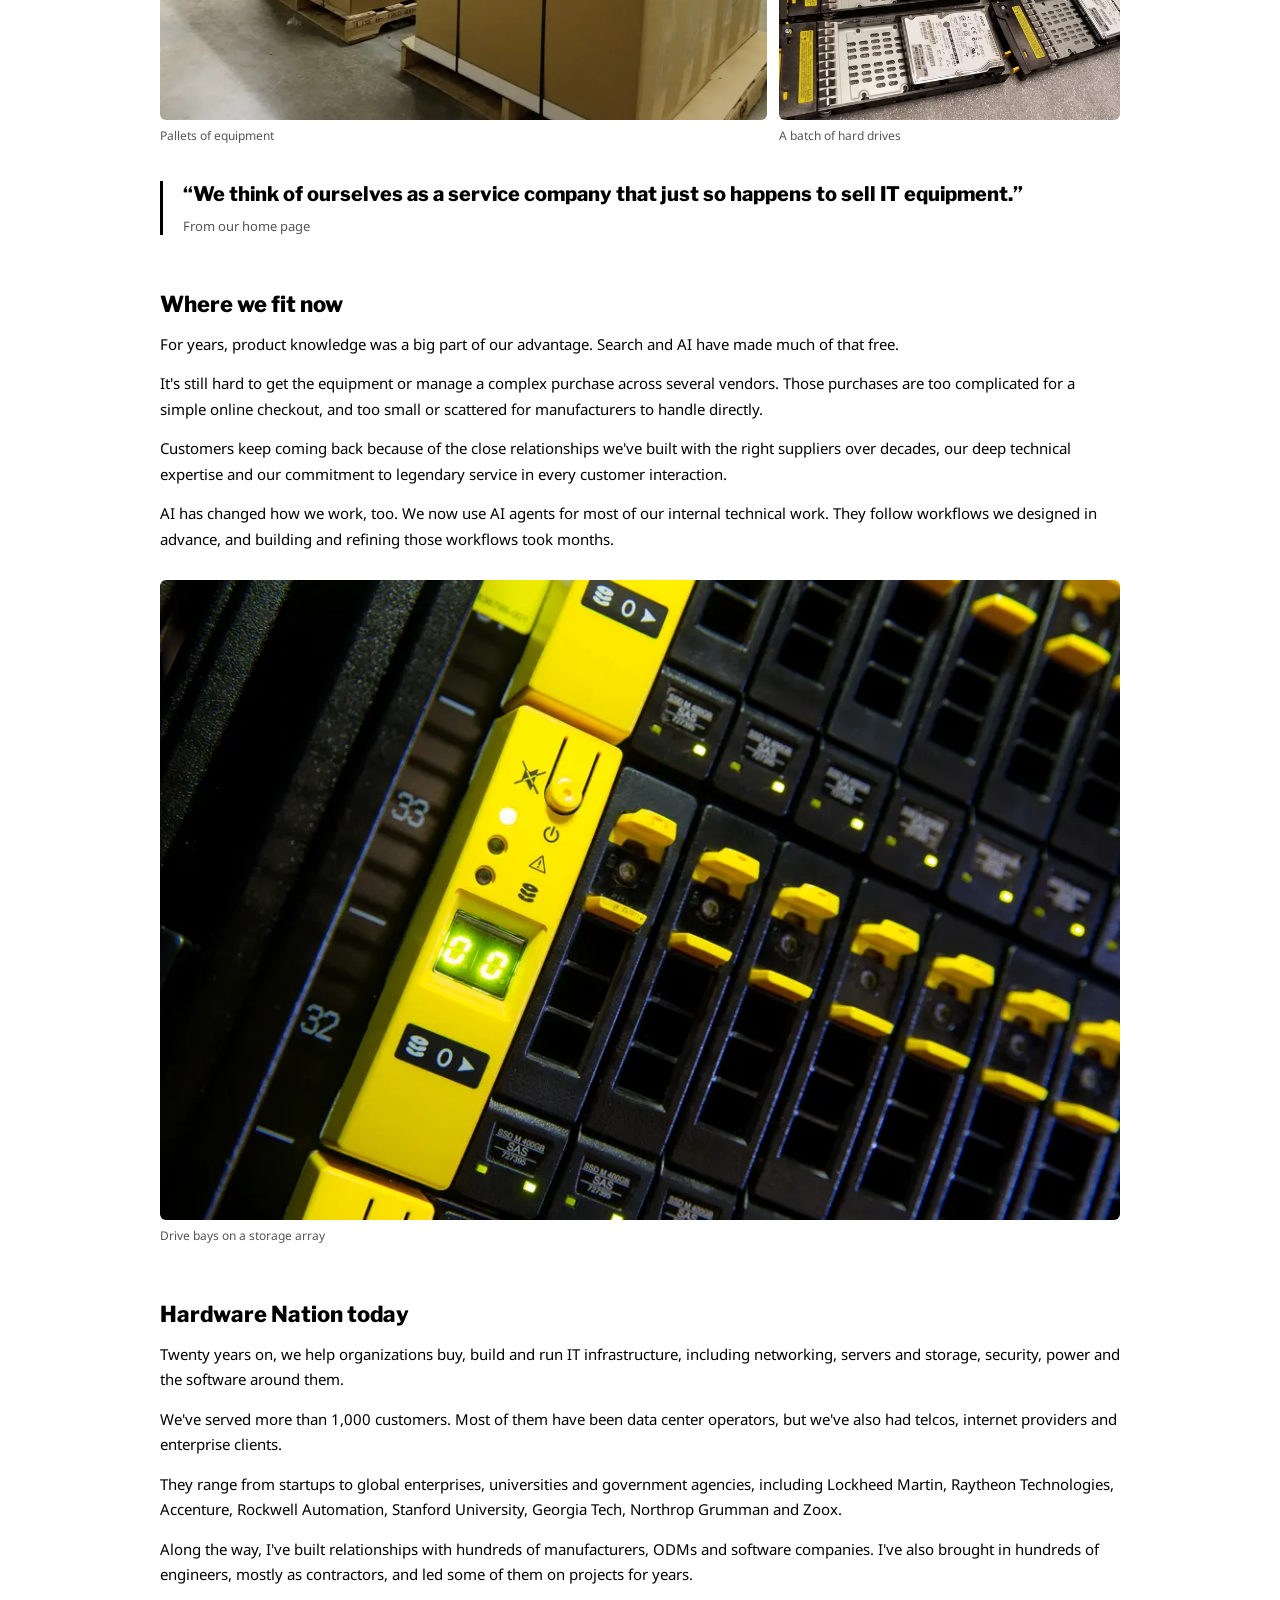
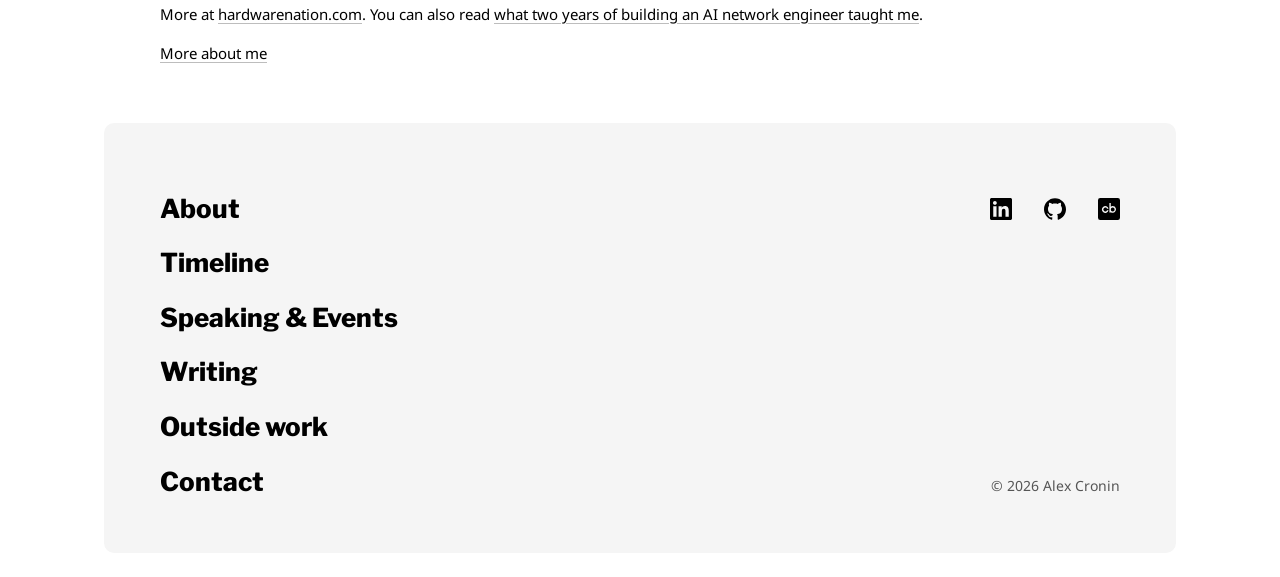
<file: hardware-nation/index.html>
<!doctype html>
<html lang="en">
<head>
<meta charset="utf-8">
<meta name="viewport" content="width=device-width, initial-scale=1">
<title>What 20 Years of Hardware Nation Taught Me | Alex Cronin</title>
<meta name="description" content="Alex Cronin on 20 years of Hardware Nation, from building it online to open networking with ODMs and where it fits as AI changes the market.">
<link rel="canonical" href="https://cronin.ai/hardware-nation/">
<link rel="icon" type="image/png" sizes="192x192" href="../favicon.png?v=4">
<link rel="apple-touch-icon" href="../apple-touch-icon.png?v=4">

<meta property="og:site_name" content="Alex Cronin">
<meta property="og:type" content="article">
<meta property="og:title" content="What 20 years of Hardware Nation taught me">
<meta property="og:description" content="From sourcing IT equipment to a digital-first distributor that works directly with the manufacturers.">
<meta property="og:url" content="https://cronin.ai/hardware-nation/">
<meta property="og:image" content="https://cronin.ai/images/alex-cronin.jpg?v=2">
<meta property="og:image:width" content="800">
<meta property="og:image:height" content="800">
<meta property="og:image:alt" content="Alex Cronin">
<meta property="article:author" content="https://cronin.ai/">
<meta name="twitter:card" content="summary_large_image">
<meta name="twitter:creator" content="@alexcro59097787">

<link rel="preload" href="../assets/fonts/libre-franklin-800.woff2" as="font" type="font/woff2" crossorigin>
<link rel="preload" href="../assets/fonts/noto-sans-400.woff2" as="font" type="font/woff2" crossorigin>
<link rel="stylesheet" href="../style.css?v=202611091737">

<script type="application/ld+json">
{
  "@context": "https://schema.org",
  "@type": "Article",
  "headline": "What 20 years of Hardware Nation taught me",
  "url": "https://cronin.ai/hardware-nation/",
  "mainEntityOfPage": "https://cronin.ai/hardware-nation/",
  "image": "https://cronin.ai/images/accton-taiwan.jpg",
  "datePublished": "2026-11-08T00:00:00-05:00",
  "dateModified": "2026-11-09T15:17:00-05:00",
  "author": { "@type": "Person", "@id": "https://cronin.ai/#person", "name": "Alex Cronin", "url": "https://cronin.ai/" },
  "about": { "@type": "Organization", "name": "Hardware Nation", "url": "https://hardwarenation.com/" }
}
</script>
</head>
<body>
<header class="bar">
  <button class="icon" type="button" popovertarget="menu" aria-label="Open menu"><svg viewBox="0 0 24 24" aria-hidden="true"><path d="M3.5,17.63v-1.5h17v1.5H3.5Zm0-4.88v-1.5h17v1.5H3.5Zm0-4.88V6.37h17v1.5H3.5Z"/></svg></button>
  <a class="name" href="../"><img src="../images/alex-cronin-logo.svg" width="1138" height="191" alt="Alex Cronin"></a>
  <button class="icon" type="button" popovertarget="search" aria-label="Search"><svg viewBox="0 0 24 24" aria-hidden="true"><path transform="translate(12 12) scale(1.25) translate(-12 -12)" d="M18.147,19.202l-3.484-3.484c-.5.413-1.073.737-1.72.97-.647.233-1.32.35-2.02.35-1.707,0-3.153-.593-4.34-1.78-1.187-1.187-1.78-2.633-1.78-4.34,0-1.707.593-3.153,1.78-4.34,1.187-1.187,2.633-1.78,4.34-1.78s3.153.593,4.34,1.78,1.777,2.633,1.77,4.34c0,.713-.12,1.397-.36,2.05s-.56,1.22-.96,1.7l3.484,3.484-1.05,1.05ZM10.923,15.538c1.287,0,2.377-.447,3.27-1.34s1.34-1.987,1.34-3.28c0-1.293-.447-2.383-1.34-3.27-.893-.887-1.983-1.337-3.27-1.35s-2.377.437-3.27,1.35-1.343,2.003-1.35,3.27c-.007,1.267.44,2.357,1.34,3.27.9.913,1.99,1.36,3.27,1.34l.01.01Z"/></svg></button>
</header>
<figure class="hero">
  <img src="../images/accton-taiwan-800.webp" srcset="../images/accton-taiwan-800.webp 800w, ../images/accton-taiwan-1600.webp 1600w" sizes="(min-width: 1584px) 1584px, 100vw" width="1600" height="1200" alt="Alex Cronin with two Accton hosts in the lobby of Accton in Hsinchu, Taiwan" fetchpriority="high">
  <figcaption>Visiting Accton in Hsinchu, Taiwan, 2025</figcaption>
</figure>
<main>
  <h1 class="title">What 20 years of Hardware Nation taught me</h1>
  <p class="byline">Published by Alex Cronin on <time datetime="2026-11-08">November 8, 2026</time></p>

  <p>After graduating from Georgia Tech, I spent about a year in the corporate world before starting Hardware Nation in 2006, at 24. We sourced IT equipment from many vendors for data centers.</p>
  <p>There was no outside funding. I built the company from the ground up, including sales, engineering, the supplier relationships and the systems behind it all.</p>

  <section>
    <h2>Digital first</h2>
    <p>Before Hardware Nation, I took my father's businesses online and watched the phones start ringing. That stuck with me, and from early on I believed the way to grow this business was online.</p>
    <p>We put products in front of buyers and watched what they searched for and asked about. When we saw demand for something we could reliably supply, we invested more in that category. This let us test new product categories quickly and brought in enterprise projects from data centers and internet providers.</p>
    <div class="photos">
      <figure style="--ar: 0.75">
        <img src="../images/hn-warehouse-2017-600.webp" srcset="../images/hn-warehouse-2017-600.webp 600w, ../images/hn-warehouse-2017-1200.webp 1200w" sizes="(max-width: 600px) calc(100vw - 32px), 347px" width="1200" height="1600" alt="A pallet of Cisco switches at Hardware Nation" loading="lazy" decoding="async">
        <figcaption>At Hardware Nation</figcaption>
      </figure>
      <figure style="--ar: 1.3333">
        <img src="../images/hn-storage-2017-800.webp" srcset="../images/hn-storage-2017-800.webp 800w, ../images/hn-storage-2017-1600.webp 1600w" sizes="(max-width: 600px) calc(100vw - 32px), 613px" width="1600" height="1200" alt="Storage enclosures on a cart, ready to ship" loading="lazy" decoding="async">
        <figcaption>Storage systems ready to ship</figcaption>
      </figure>
    </div>
  </section>

  <section>
    <h2>Open networking and ODMs</h2>
    <p>In 2016 we moved into open networking. I liked Linux and open source, and I thought network operators would benefit from having the freedom to pick each piece themselves, from the hardware and software to the support and the optics.</p>
    <p>Early on, that freedom also brought complexity. Cumulus Networks, the company that pioneered open networking, did an excellent job with it. Cumulus Linux was a great network operating system, backed by an excellent team and support.</p>
    <p>We ended up leading with open networking, offering switches built by ODMs that run open network operating systems such as SONiC and Cumulus Linux. We've deployed SONiC in enterprise production networks.</p>
    <p>That means working directly with the ODMs that design and build the hardware, mostly in Taiwan, and with their engineering teams.</p>
    <p>We kept supplying our customers with everything else, too. We've also deployed plenty of traditional networks from Juniper, HPE and Arista, and later NVIDIA, after it acquired Cumulus Networks.</p>
    <div class="photos">
      <figure style="--ar: 1.195">
        <img src="../images/accton-factory-809.webp" width="809" height="677" alt="Alex Cronin in a cleanroom coat inside the Accton factory in Hsinchu, Taiwan" loading="lazy" decoding="async">
        <figcaption>Inside the Accton factory in Hsinchu, Taiwan, 2025</figcaption>
      </figure>
      <figure style="--ar: 0.75">
        <img src="../images/edgecore-switches-600.webp" srcset="../images/edgecore-switches-600.webp 600w, ../images/edgecore-switches-1200.webp 1200w" sizes="(max-width: 600px) calc(100vw - 32px), 366px" width="1200" height="1600" alt="Boxed Edgecore open networking switches stacked and ready to ship" loading="lazy" decoding="async">
        <figcaption>Edgecore switches ready to ship</figcaption>
      </figure>
    </div>
  </section>

  <section>
    <h2>Supply chain</h2>
    <p>Finding parts is still hard, and right now it's the hardest it's been, especially for anything data center. A lot of our email on any given day is about supply chain problems, from what can actually ship and when to what will work instead when it can't.</p>
    <p>Getting customers through those gaps is a big part of what we do, from a single replacement part to a multi-vendor deployment.</p>
    <div class="photos">
      <figure style="--ar: 1.3333">
        <img src="../images/hn-pallets-2017-800.webp" srcset="../images/hn-pallets-2017-800.webp 800w, ../images/hn-pallets-2017-1600.webp 1600w" sizes="(max-width: 600px) calc(100vw - 32px), 613px" width="1600" height="1200" alt="Pallets of boxed equipment in the Hardware Nation warehouse" loading="lazy" decoding="async">
        <figcaption>Pallets of equipment</figcaption>
      </figure>
      <figure style="--ar: 0.75">
        <img src="../images/hn-drives-2017-600.webp" srcset="../images/hn-drives-2017-600.webp 600w, ../images/hn-drives-2017-1200.webp 1200w" sizes="(max-width: 600px) calc(100vw - 32px), 347px" width="1200" height="1600" alt="Rows of hard drives in their trays" loading="lazy" decoding="async">
        <figcaption>A batch of hard drives</figcaption>
      </figure>
    </div>
  </section>

  <figure class="quote">
    <blockquote>“We think of ourselves as a service company that just so happens to sell IT equipment.”</blockquote>
    <figcaption>From our home page</figcaption>
  </figure>

  <section>
    <h2>Where we fit now</h2>
    <p>For years, product knowledge was a big part of our advantage. Search and AI have made much of that free.</p>
    <p>It's still hard to get the equipment or manage a complex purchase across several vendors. Those purchases are too complicated for a simple online checkout, and too small or scattered for manufacturers to handle directly.</p>
    <p>Customers keep coming back because of the close relationships we've built with the right suppliers over decades, our deep technical expertise and our commitment to legendary service in every customer interaction.</p>
    <p>AI has changed how we work, too. We now use AI agents for most of our internal technical work. They follow workflows we designed in advance, and building and refining those workflows took months.</p>
    <figure class="story-photo">
      <img src="../images/hn-drive-bays-1000.webp" srcset="../images/hn-drive-bays-1000.webp 1000w, ../images/hn-drive-bays-1920.webp 1920w" sizes="(max-width: 1040px) calc(100vw - 40px), 960px" width="1920" height="1280" alt="Close-up of the lit drive bays on a storage array" loading="lazy" decoding="async">
      <figcaption>Drive bays on a storage array</figcaption>
    </figure>
  </section>

  <section>
    <h2>Hardware Nation today</h2>
    <p>Twenty years on, we help organizations buy, build and run IT infrastructure, including networking, servers and storage, security, power and the software around them.</p>
    <p>We've served more than 1,000 customers. Most of them have been data center operators, but we've also had telcos, internet providers and enterprise clients.</p>
    <p>They range from startups to global enterprises, universities and government agencies, including Lockheed Martin, Raytheon Technologies, Accenture, Rockwell Automation, Stanford University, Georgia Tech, Northrop Grumman and Zoox.</p>
    <p>Along the way, I've built relationships with hundreds of manufacturers, ODMs and software companies. I've also brought in hundreds of engineers, mostly as contractors, and led some of them on projects for years.</p>
    <p>More at <a href="https://hardwarenation.com/">hardwarenation.com</a>. You can also read <a href="../nanites/">what two years of building an AI network engineer taught me</a>.</p>
    <p><a href="../">More about me</a></p>
  </section>
</main>
<div id="menu" class="overlay" popover>
  <div class="overlay-inner">
    <div class="bar">
      <button class="icon" type="button" popovertarget="menu" popovertargetaction="hide" aria-label="Close menu"><svg viewBox="0 0 24 24" aria-hidden="true"><path d="M6.06,19L5,17.94L10.94,12L5,6.06L6.06,5L12,10.94L17.94,5L19,6.06L13.06,12L19,17.94L17.94,19L12,13.06L6.06,19Z"/></svg></button>
      <a class="name" href="../"><img src="../images/alex-cronin-logo.svg" width="1138" height="191" alt="Alex Cronin"></a>
      <button class="icon" type="button" popovertarget="search" aria-label="Search"><svg viewBox="0 0 24 24" aria-hidden="true"><path transform="translate(12 12) scale(1.25) translate(-12 -12)" d="M18.147,19.202l-3.484-3.484c-.5.413-1.073.737-1.72.97-.647.233-1.32.35-2.02.35-1.707,0-3.153-.593-4.34-1.78-1.187-1.187-1.78-2.633-1.78-4.34,0-1.707.593-3.153,1.78-4.34,1.187-1.187,2.633-1.78,4.34-1.78s3.153.593,4.34,1.78,1.777,2.633,1.77,4.34c0,.713-.12,1.397-.36,2.05s-.56,1.22-.96,1.7l3.484,3.484-1.05,1.05ZM10.923,15.538c1.287,0,2.377-.447,3.27-1.34s1.34-1.987,1.34-3.28c0-1.293-.447-2.383-1.34-3.27-.893-.887-1.983-1.337-3.27-1.35s-2.377.437-3.27,1.35-1.343,2.003-1.35,3.27c-.007,1.267.44,2.357,1.34,3.27.9.913,1.99,1.36,3.27,1.34l.01.01Z"/></svg></button>
    </div>
    <nav class="menu-links" aria-label="Sections">
      <a href="../#about">About</a>
      <a href="../#timeline">Timeline</a>
      <a href="../#speaking">Speaking &amp; Events</a>
      <a href="../#writing">Writing</a>
      <a href="../#personal">Outside work</a>
      <a href="../contact/">Contact</a>
    </nav>
    <p class="menu-label">Stories</p>
    <nav class="menu-stories" aria-label="Stories">
      <a href="../hardware-nation/">What 20 years of Hardware Nation taught me</a>
      <a href="../nanites/">What two years of building an AI network engineer taught me</a>
    </nav>
  </div>
</div>
<div id="search" class="overlay" popover>
  <div class="overlay-inner">
    <div class="bar">
      <button class="icon" type="button" popovertarget="search" popovertargetaction="hide" aria-label="Close search"><svg viewBox="0 0 24 24" aria-hidden="true"><path d="M6.06,19L5,17.94L10.94,12L5,6.06L6.06,5L12,10.94L17.94,5L19,6.06L13.06,12L19,17.94L17.94,19L12,13.06L6.06,19Z"/></svg></button>
      <a class="name" href="../"><img src="../images/alex-cronin-logo.svg" width="1138" height="191" alt="Alex Cronin"></a>
      <span></span>
    </div>
    <input class="search-input" type="search" placeholder="Search" aria-label="Search this site" autocomplete="off" autofocus>
    <ol class="search-results"></ol>
  </div>
</div>
<footer id="contact">
  <div class="footer-panel">
    <nav class="menu-links" aria-label="Sections">
      <a href="../#about">About</a>
      <a href="../#timeline">Timeline</a>
      <a href="../#speaking">Speaking &amp; Events</a>
      <a href="../#writing">Writing</a>
      <a href="../#personal">Outside work</a>
      <a href="../contact/">Contact</a>
    </nav>
    <ul class="social">
      <li><a href="https://www.linkedin.com/in/alexmcronin/" rel="me" aria-label="LinkedIn"><svg viewBox="0 0 24 24" aria-hidden="true"><path d="M20.447 20.452h-3.554v-5.569c0-1.328-.027-3.037-1.852-3.037-1.853 0-2.136 1.445-2.136 2.939v5.667H9.351V9h3.414v1.561h.046c.477-.9 1.637-1.85 3.37-1.85 3.601 0 4.267 2.37 4.267 5.455v6.286zM5.337 7.433c-1.144 0-2.063-.926-2.063-2.065 0-1.138.92-2.063 2.063-2.063 1.14 0 2.064.925 2.064 2.063 0 1.139-.925 2.065-2.064 2.065zm1.782 13.019H3.555V9h3.564v11.452zM22.225 0H1.771C.792 0 0 .774 0 1.729v20.542C0 23.227.792 24 1.771 24h20.451C23.2 24 24 23.227 24 22.271V1.729C24 .774 23.2 0 22.222 0h.003z"/></svg></a></li>
      <li><a href="https://github.com/alexmcronin" rel="me" aria-label="GitHub"><svg viewBox="0 0 24 24" aria-hidden="true"><path d="M12 .297c-6.63 0-12 5.373-12 12 0 5.303 3.438 9.8 8.205 11.385.6.113.82-.258.82-.577 0-.285-.01-1.04-.015-2.04-3.338.724-4.042-1.61-4.042-1.61C4.422 18.07 3.633 17.7 3.633 17.7c-1.087-.744.084-.729.084-.729 1.205.084 1.838 1.236 1.838 1.236 1.07 1.835 2.809 1.305 3.495.998.108-.776.417-1.305.76-1.605-2.665-.3-5.466-1.332-5.466-5.93 0-1.31.465-2.38 1.235-3.22-.135-.303-.54-1.523.105-3.176 0 0 1.005-.322 3.3 1.23.96-.267 1.98-.399 3-.405 1.02.006 2.04.138 3 .405 2.28-1.552 3.285-1.23 3.285-1.23.645 1.653.24 2.873.12 3.176.765.84 1.23 1.91 1.23 3.22 0 4.61-2.805 5.625-5.475 5.92.42.36.81 1.096.81 2.22 0 1.606-.015 2.896-.015 3.286 0 .315.21.69.825.57C20.565 22.092 24 17.592 24 12.297c0-6.627-5.373-12-12-12"/></svg></a></li>
      <li><a href="https://www.crunchbase.com/person/alex-cronin-c7ff" rel="me" aria-label="Crunchbase"><svg viewBox="0 0 24 24" aria-hidden="true"><path d="M21.6 0H2.4A2.41 2.41 0 0 0 0 2.4v19.2A2.41 2.41 0 0 0 2.4 24h19.2a2.41 2.41 0 0 0 2.4-2.4V2.4A2.41 2.41 0 0 0 21.6 0zM7.045 14.465A2.11 2.11 0 0 0 9.84 13.42h1.66a3.69 3.69 0 1 1 0-1.75H9.84a2.11 2.11 0 1 0-2.795 2.795zm11.345.845a3.55 3.55 0 0 1-1.06.63 3.68 3.68 0 0 1-3.39-.38v.38h-1.51V5.37h1.5v4.11a3.74 3.74 0 0 1 1.8-.63H16a3.67 3.67 0 0 1 2.39 6.46zm-.223-2.766a2.104 2.104 0 1 1-4.207 0 2.104 2.104 0 0 1 4.207 0z"/></svg></a></li>
    </ul>
    <p class="footer-copy">© <span id="year">2026</span> Alex Cronin</p>
  </div>
</footer>
<script>document.getElementById("year").textContent = new Date().getFullYear();</script>
<script src="../site.js?v=202611091819" defer></script>
</body>
</html>
</file>
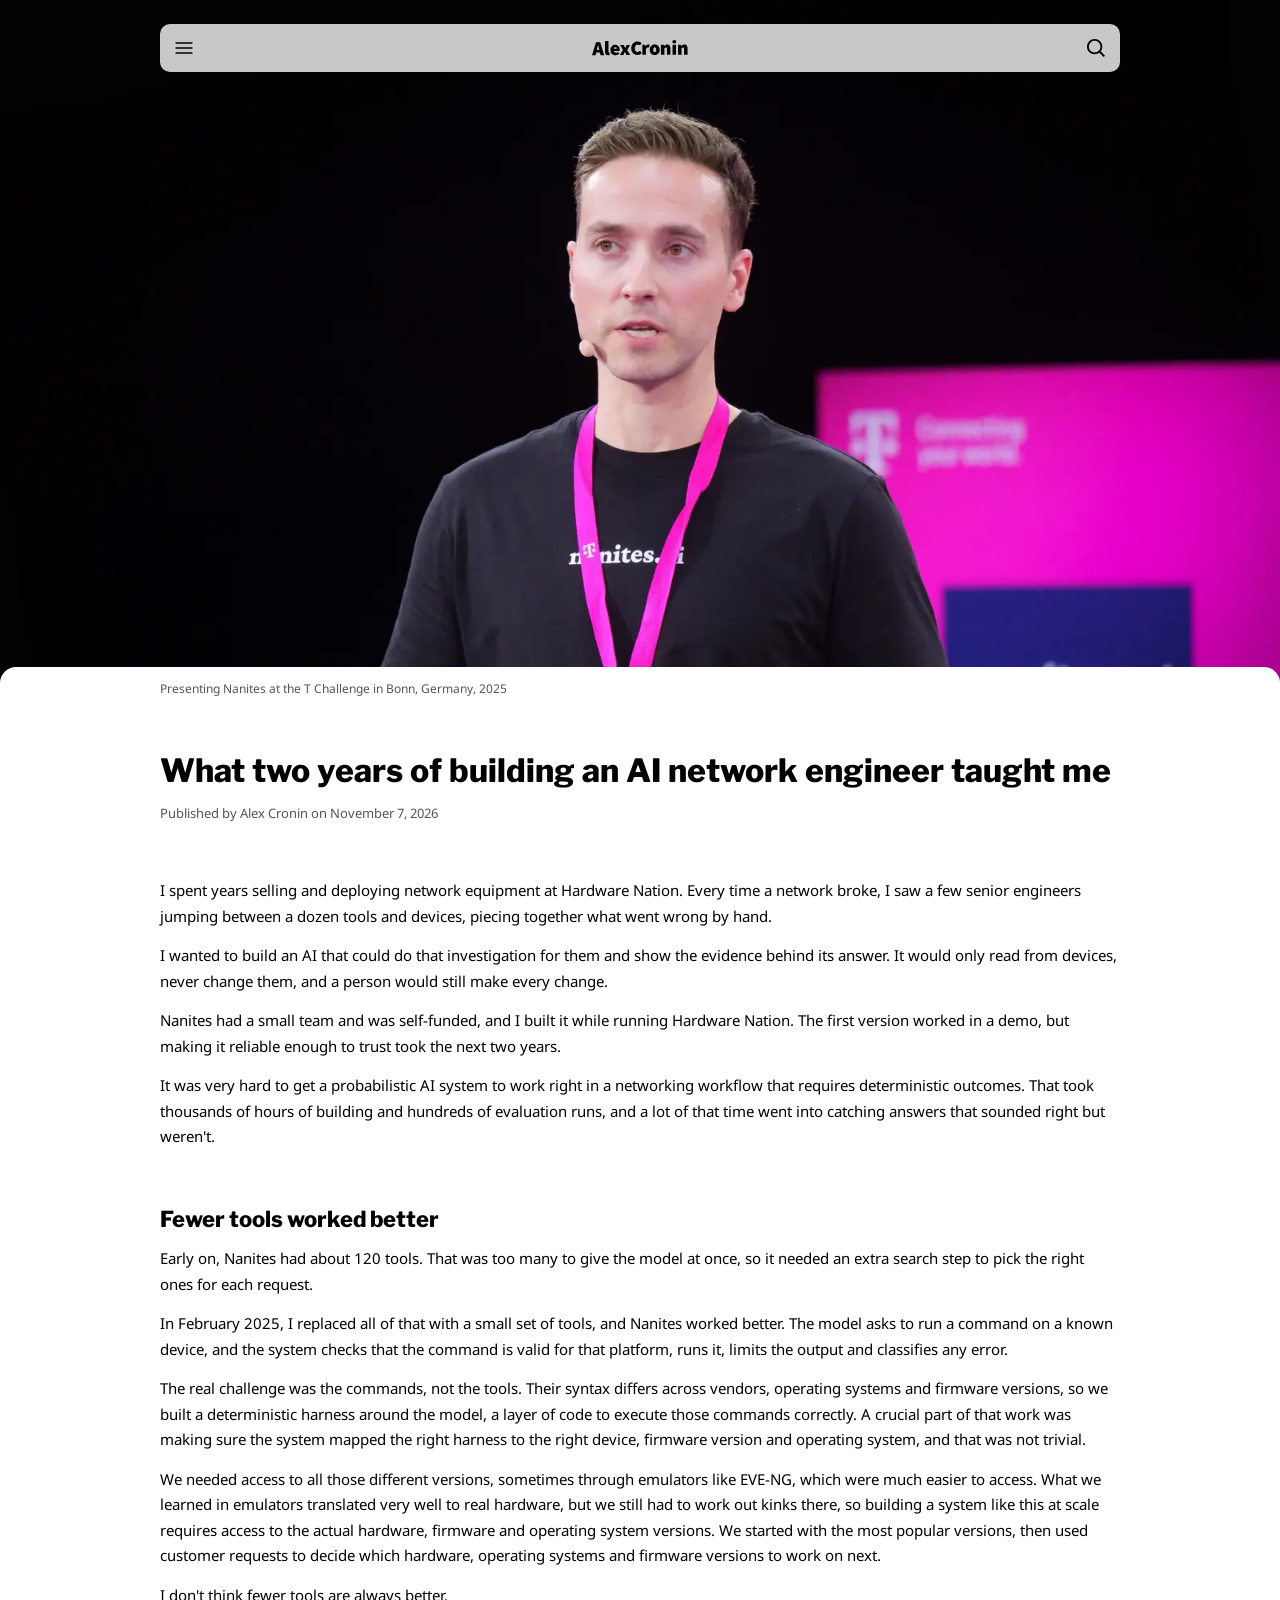
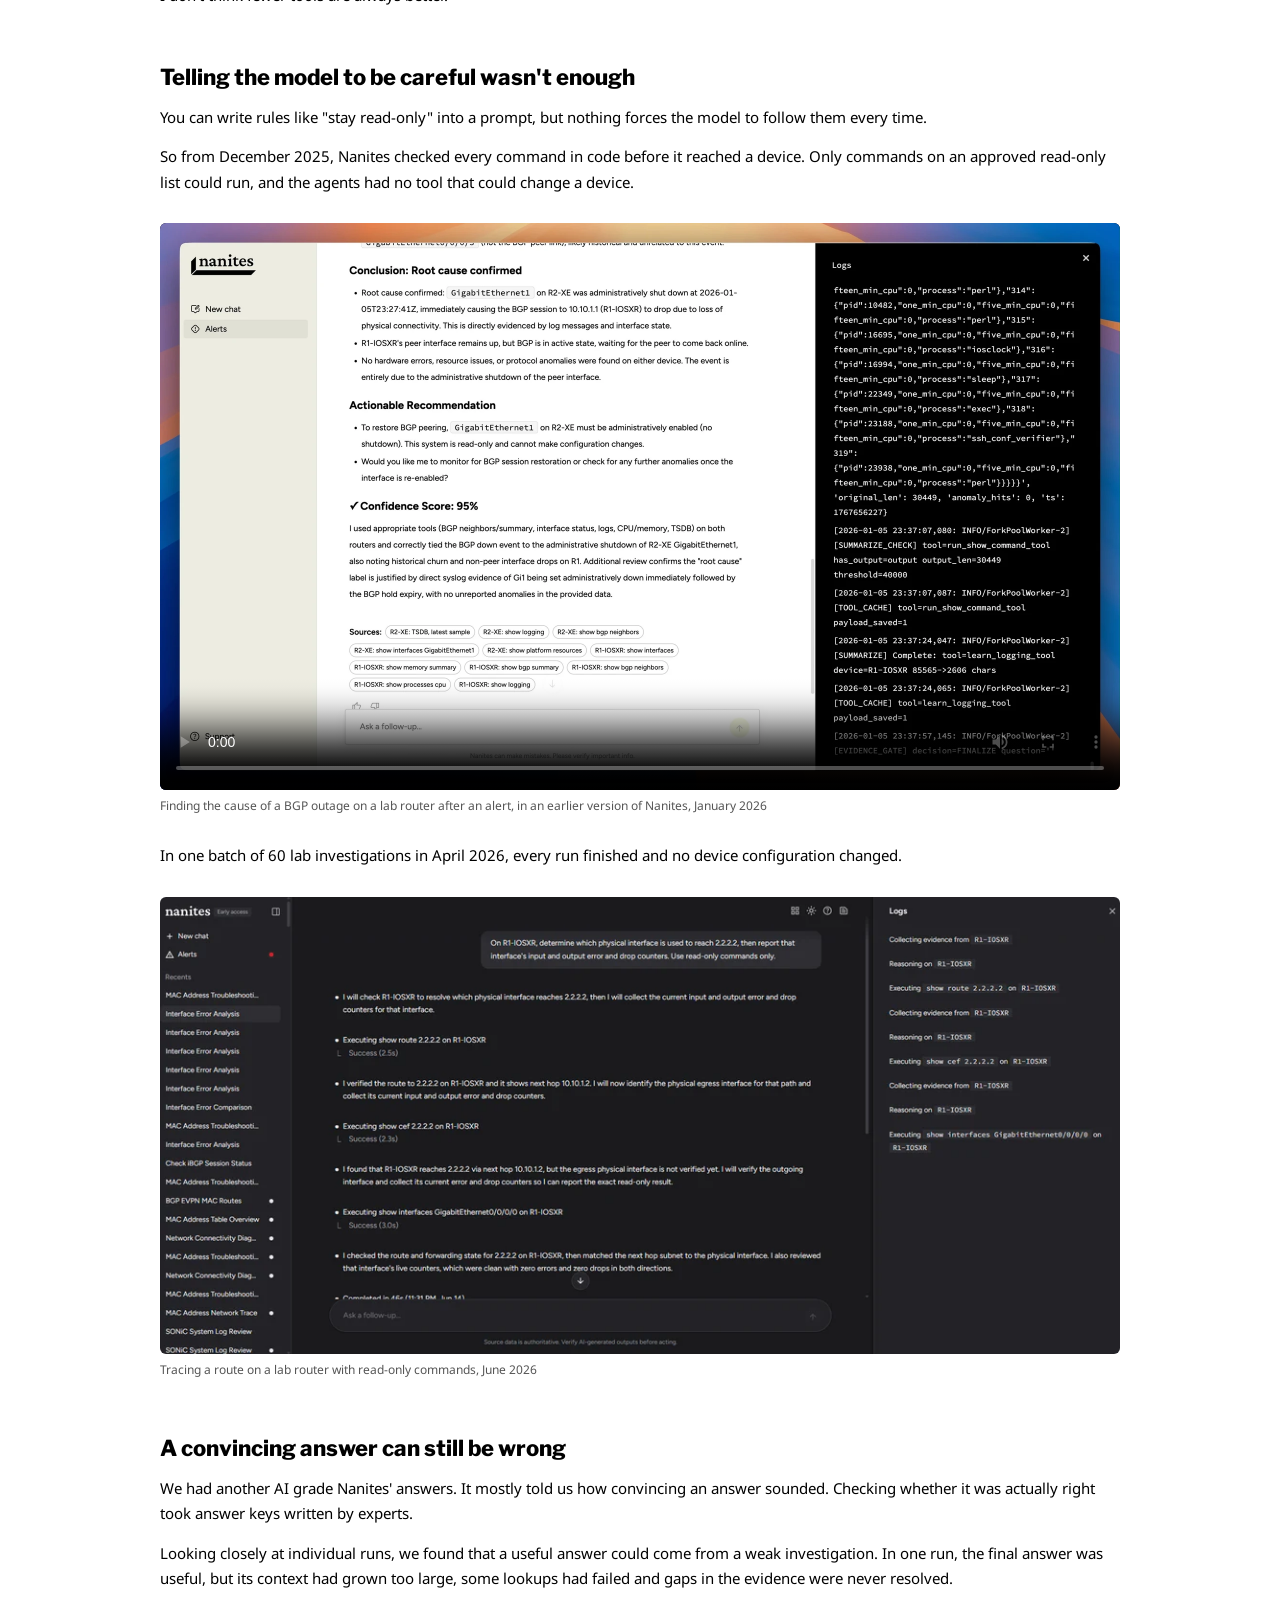
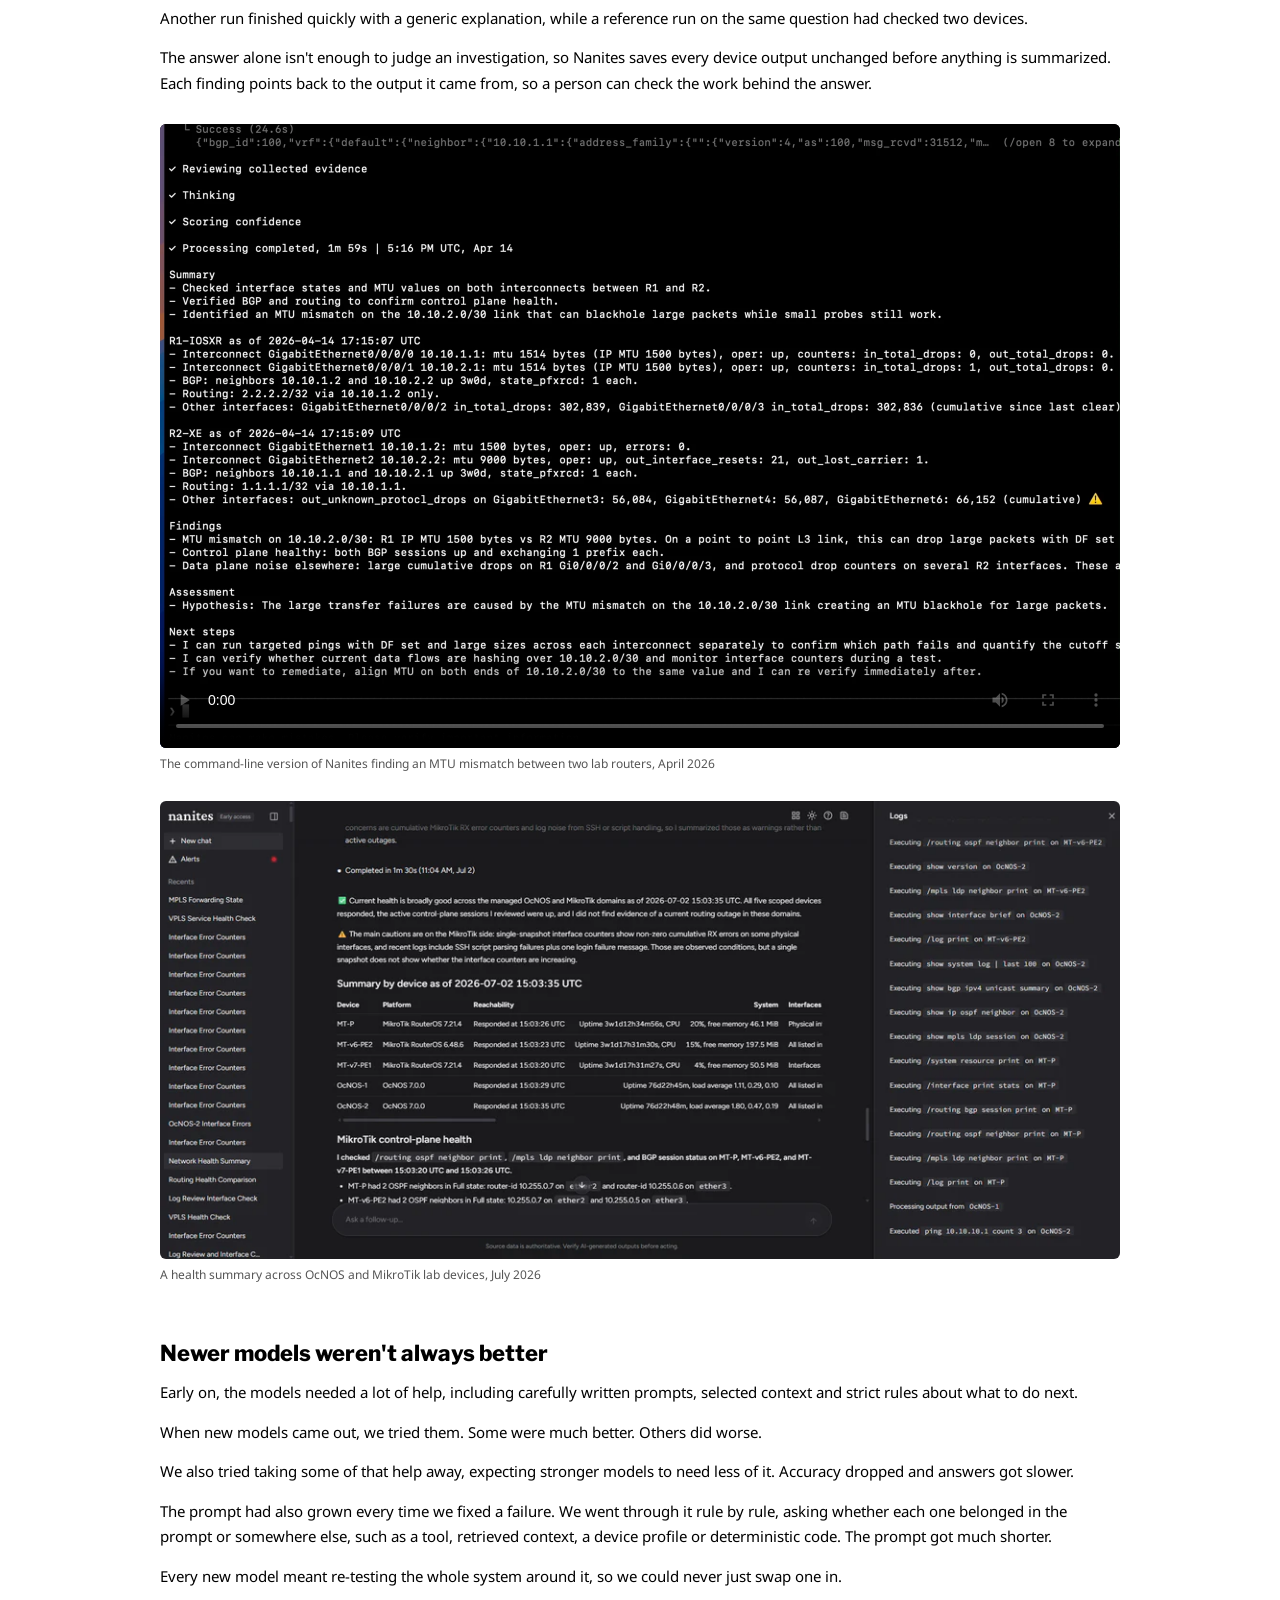
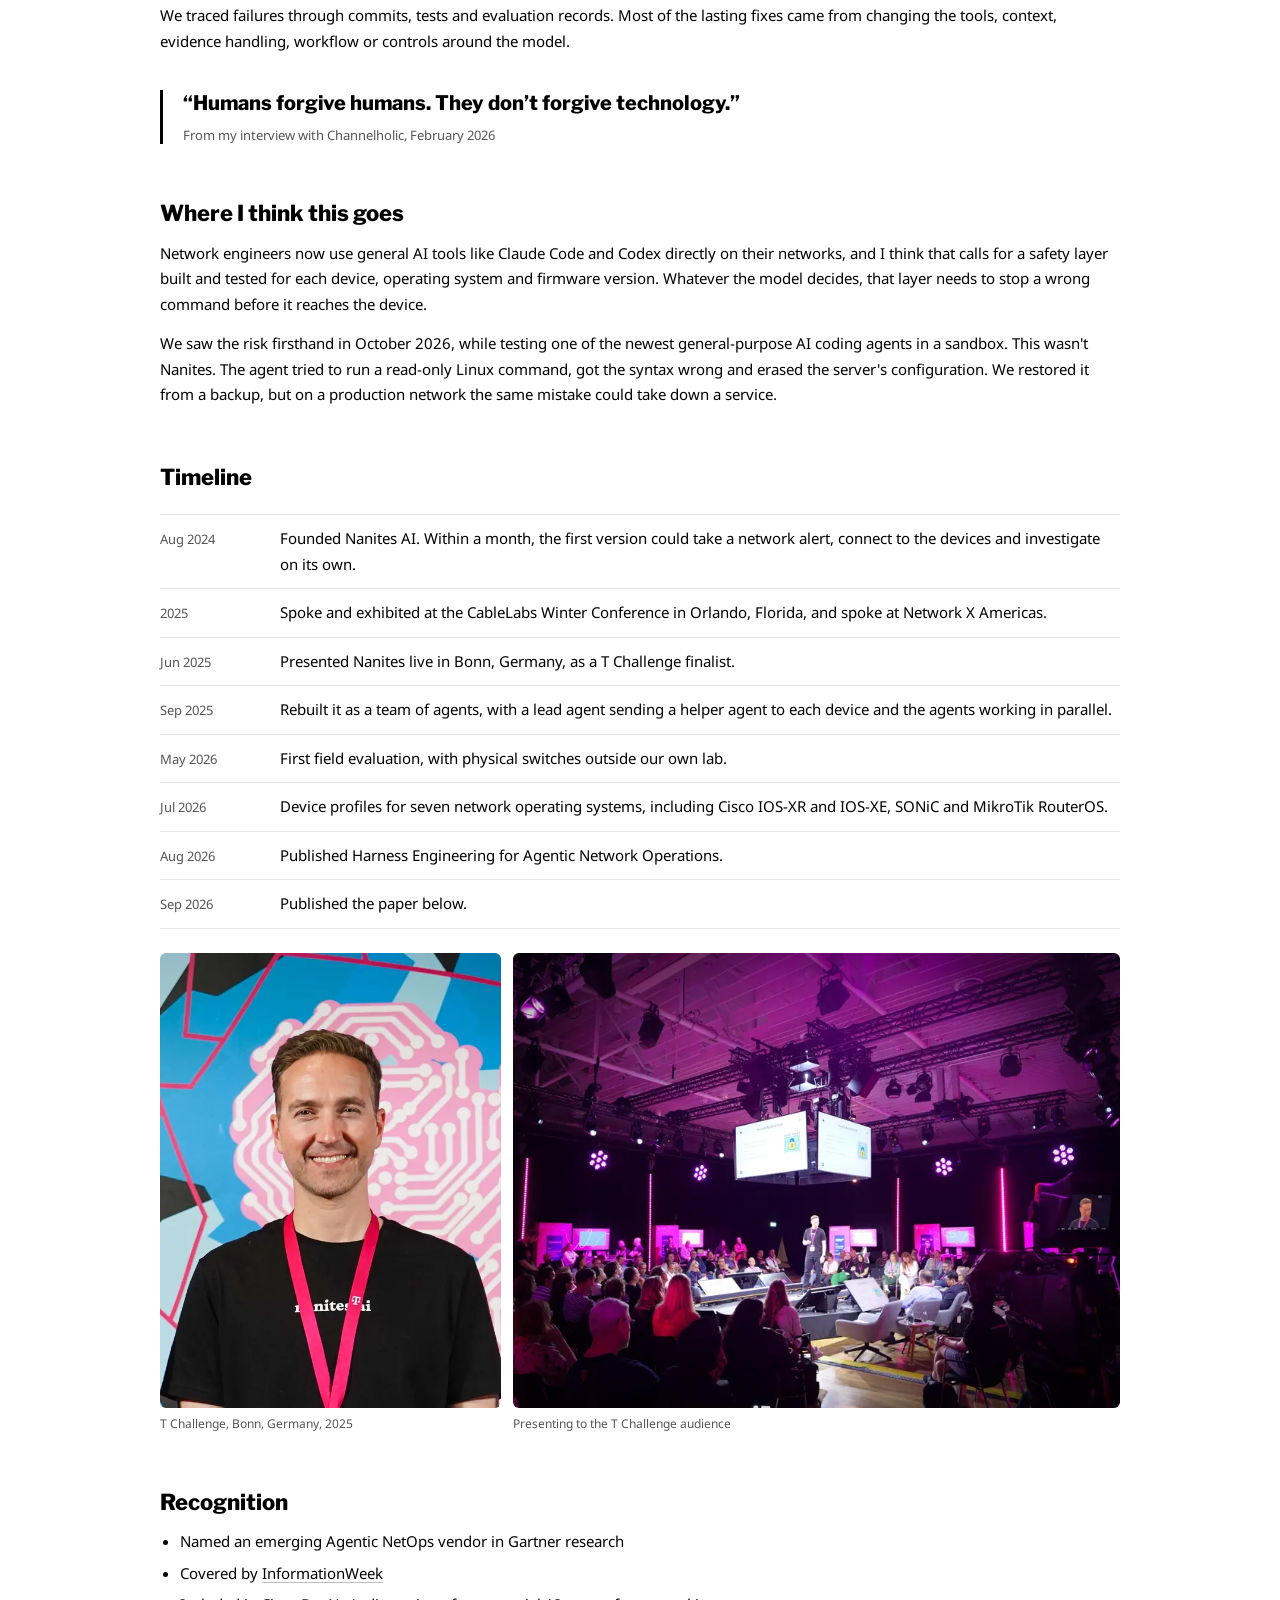
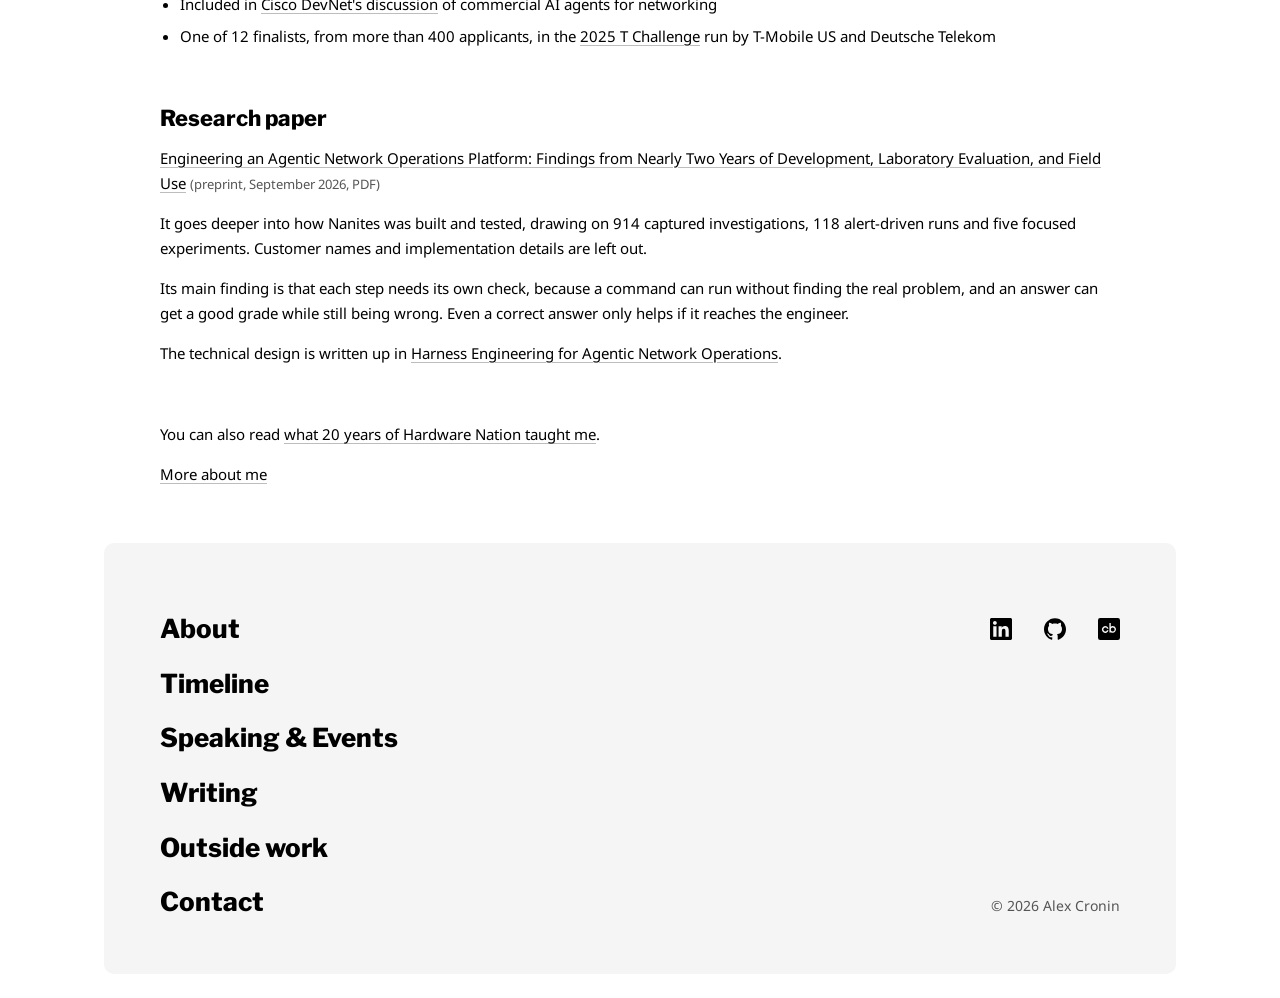
<file: nanites/index.html>
<!doctype html>
<html lang="en">
<head>
<meta charset="utf-8">
<meta name="viewport" content="width=device-width, initial-scale=1">
<title>What Two Years of Building an AI Network Engineer Taught Me | Alex Cronin</title>
<meta name="description" content="Alex Cronin on building Nanites AI from 2024 to 2026, with four lessons on making AI agents reliable on networks and a timeline of the work.">
<link rel="canonical" href="https://cronin.ai/nanites/">
<link rel="icon" type="image/png" sizes="192x192" href="../favicon.png?v=4">
<link rel="apple-touch-icon" href="../apple-touch-icon.png?v=4">

<meta property="og:site_name" content="Alex Cronin">
<meta property="og:type" content="article">
<meta property="og:title" content="What two years of building an AI network engineer taught me">
<meta property="og:description" content="The first version worked in a demo, but making it reliable enough to trust took the next two years.">
<meta property="og:url" content="https://cronin.ai/nanites/">
<meta property="og:image" content="https://cronin.ai/images/alex-cronin.jpg?v=2">
<meta property="og:image:width" content="800">
<meta property="og:image:height" content="800">
<meta property="og:image:alt" content="Alex Cronin">
<meta property="article:author" content="https://cronin.ai/">
<meta name="twitter:card" content="summary_large_image">
<meta name="twitter:creator" content="@alexcro59097787">

<link rel="preload" href="../assets/fonts/libre-franklin-800.woff2" as="font" type="font/woff2" crossorigin>
<link rel="preload" href="../assets/fonts/noto-sans-400.woff2" as="font" type="font/woff2" crossorigin>
<link rel="stylesheet" href="../style.css?v=202611091737">

<script type="application/ld+json">
{
  "@context": "https://schema.org",
  "@type": "Article",
  "headline": "What two years of building an AI network engineer taught me",
  "url": "https://cronin.ai/nanites/",
  "mainEntityOfPage": "https://cronin.ai/nanites/",
  "image": "https://cronin.ai/images/t-challenge-stage.jpg",
  "datePublished": "2026-11-07T22:59:00-05:00",
  "dateModified": "2026-11-11T17:19:00-05:00",
  "author": { "@type": "Person", "@id": "https://cronin.ai/#person", "name": "Alex Cronin", "url": "https://cronin.ai/" },
  "about": { "@type": "Organization", "name": "Nanites AI", "url": "https://www.nanites.ai/" }
}
</script>
</head>
<body>
<header class="bar">
  <button class="icon" type="button" popovertarget="menu" aria-label="Open menu"><svg viewBox="0 0 24 24" aria-hidden="true"><path d="M3.5,17.63v-1.5h17v1.5H3.5Zm0-4.88v-1.5h17v1.5H3.5Zm0-4.88V6.37h17v1.5H3.5Z"/></svg></button>
  <a class="name" href="../"><img src="../images/alex-cronin-logo.svg" width="1138" height="191" alt="Alex Cronin"></a>
  <button class="icon" type="button" popovertarget="search" aria-label="Search"><svg viewBox="0 0 24 24" aria-hidden="true"><path transform="translate(12 12) scale(1.25) translate(-12 -12)" d="M18.147,19.202l-3.484-3.484c-.5.413-1.073.737-1.72.97-.647.233-1.32.35-2.02.35-1.707,0-3.153-.593-4.34-1.78-1.187-1.187-1.78-2.633-1.78-4.34,0-1.707.593-3.153,1.78-4.34,1.187-1.187,2.633-1.78,4.34-1.78s3.153.593,4.34,1.78,1.777,2.633,1.77,4.34c0,.713-.12,1.397-.36,2.05s-.56,1.22-.96,1.7l3.484,3.484-1.05,1.05ZM10.923,15.538c1.287,0,2.377-.447,3.27-1.34s1.34-1.987,1.34-3.28c0-1.293-.447-2.383-1.34-3.27-.893-.887-1.983-1.337-3.27-1.35s-2.377.437-3.27,1.35-1.343,2.003-1.35,3.27c-.007,1.267.44,2.357,1.34,3.27.9.913,1.99,1.36,3.27,1.34l.01.01Z"/></svg></button>
</header>
<figure class="hero hero-dark">
  <img src="../images/t-challenge-stage-800.webp" srcset="../images/t-challenge-stage-800.webp 800w, ../images/t-challenge-stage-1600.webp 1600w" sizes="(min-width: 1584px) 1584px, 100vw" width="1600" height="1201" alt="Alex Cronin presenting Nanites AI on stage at the T Challenge 2025 in Bonn, Germany" fetchpriority="high">
  <figcaption>Presenting Nanites at the T Challenge in Bonn, Germany, 2025</figcaption>
</figure>
<main>
  <h1 class="title">What two years of building an AI network engineer taught me</h1>
  <p class="byline">Published by Alex Cronin on <time datetime="2026-11-07">November 7, 2026</time></p>

  <p>I spent years selling and deploying network equipment at Hardware Nation. Every time a network broke, I saw a few senior engineers jumping between a dozen tools and devices, piecing together what went wrong by hand.</p>
  <p>I wanted to build an AI that could do that investigation for them and show the evidence behind its answer. It would only read from devices, never change them, and a person would still make every change.</p>
  <p>Nanites had a small team and was self-funded, and I built it while running Hardware Nation. The first version worked in a demo, but making it reliable enough to trust took the next two years.</p>
  <p>It was very hard to get a probabilistic AI system to work right in a networking workflow that requires deterministic outcomes. That took thousands of hours of building and hundreds of evaluation runs, and a lot of that time went into catching answers that sounded right but weren't.</p>

  <section>
    <h2>Fewer tools worked better</h2>
    <p>Early on, Nanites had about 120 tools. That was too many to give the model at once, so it needed an extra search step to pick the right ones for each request.</p>
    <p>In February 2025, I replaced all of that with a small set of tools, and Nanites worked better. The model asks to run a command on a known device, and the system checks that the command is valid for that platform, runs it, limits the output and classifies any error.</p>
    <p>The real challenge was the commands, not the tools. Their syntax differs across vendors, operating systems and firmware versions, so we built a deterministic harness around the model, a layer of code to execute those commands correctly. A crucial part of that work was making sure the system mapped the right harness to the right device, firmware version and operating system, and that was not trivial.</p>
    <p>We needed access to all those different versions, sometimes through emulators like EVE-NG, which were much easier to access. What we learned in emulators translated very well to real hardware, but we still had to work out kinks there, so building a system like this at scale requires access to the actual hardware, firmware and operating system versions. We started with the most popular versions, then used customer requests to decide which hardware, operating systems and firmware versions to work on next.</p>
    <p>I don't think fewer tools are always better.</p>
  </section>

  <section>
    <h2>Telling the model to be careful wasn't enough</h2>
    <p>You can write rules like "stay read-only" into a prompt, but nothing forces the model to follow them every time.</p>
    <p>So from December 2025, Nanites checked every command in code before it reached a device. Only commands on an approved read-only list could run, and the agents had no tool that could change a device.</p>
    <figure class="story-photo">
      <video controls playsinline preload="none" poster="../images/nanites-bgp-alert-jan2026-poster.webp" width="3656" height="2160" aria-label="Video, no sound. An alert about a BGP session going down starts an investigation in an earlier version of the Nanites interface. It checks both lab routers and concludes that an interface was shut down, recommends that a person re-enable it, and notes that it is read-only and cannot make configuration changes."><source src="../videos/nanites-bgp-alert-jan2026.mp4?v=2" type="video/mp4"></video>
      <figcaption>Finding the cause of a BGP outage on a lab router after an alert, in an earlier version of Nanites, January 2026</figcaption>
    </figure>
    <p>In one batch of 60 lab investigations in April 2026, every run finished and no device configuration changed.</p>
    <figure class="story-photo">
      <a href="../images/nanites-read-only-trace-full.webp"><img src="../images/nanites-read-only-trace-1000.webp" srcset="../images/nanites-read-only-trace-1000.webp 1000w, ../images/nanites-read-only-trace-full.webp 1897w" sizes="(max-width: 1040px) calc(100vw - 40px), 960px" width="1897" height="905" alt="Nanites tracing which interface a lab router uses to reach an address, using read-only commands, with each command and its result listed step by step and a log of commands on the right" loading="lazy" decoding="async"></a>
      <figcaption>Tracing a route on a lab router with read-only commands, June 2026</figcaption>
    </figure>
  </section>

  <section>
    <h2>A convincing answer can still be wrong</h2>
    <p>We had another AI grade Nanites' answers. It mostly told us how convincing an answer sounded. Checking whether it was actually right took answer keys written by experts.</p>
    <p>Looking closely at individual runs, we found that a useful answer could come from a weak investigation. In one run, the final answer was useful, but its context had grown too large, some lookups had failed and gaps in the evidence were never resolved.</p>
    <p>Another run finished quickly with a generic explanation, while a reference run on the same question had checked two devices.</p>
    <p>The answer alone isn't enough to judge an investigation, so Nanites saves every device output unchanged before anything is summarized. Each finding points back to the output it came from, so a person can check the work behind the answer.</p>
    <figure class="story-photo">
      <video controls playsinline preload="none" poster="../images/nanites-cli-mtu-apr2026-poster.webp" width="3324" height="2160" aria-label="Video, no sound. Someone asks the Nanites command-line tool why large transfers between two lab routers fail. It runs read-only commands on both routers and summarizes the evidence, with its findings, a hypothesis that an MTU mismatch is the cause, and next steps to confirm it."><source src="../videos/nanites-cli-mtu-apr2026.mp4?v=2" type="video/mp4"></video>
      <figcaption>The command-line version of Nanites finding an MTU mismatch between two lab routers, April 2026</figcaption>
    </figure>
    <figure class="story-photo">
      <a href="../images/nanites-health-summary-full.webp"><img src="../images/nanites-health-summary-1000.webp" srcset="../images/nanites-health-summary-1000.webp 1000w, ../images/nanites-health-summary-full.webp 1904w" sizes="(max-width: 1040px) calc(100vw - 40px), 960px" width="1904" height="909" alt="A Nanites answer summarizing the health of five OcNOS and MikroTik lab devices in a table, with cautions about what a single snapshot can't show and the commands it ran listed on the right" loading="lazy" decoding="async"></a>
      <figcaption>A health summary across OcNOS and MikroTik lab devices, July 2026</figcaption>
    </figure>
  </section>

  <section>
    <h2>Newer models weren't always better</h2>
    <p>Early on, the models needed a lot of help, including carefully written prompts, selected context and strict rules about what to do next.</p>
    <p>When new models came out, we tried them. Some were much better. Others did worse.</p>
    <p>We also tried taking some of that help away, expecting stronger models to need less of it. Accuracy dropped and answers got slower.</p>
    <p>The prompt had also grown every time we fixed a failure. We went through it rule by rule, asking whether each one belonged in the prompt or somewhere else, such as a tool, retrieved context, a device profile or deterministic code. The prompt got much shorter.</p>
    <p>Every new model meant re-testing the whole system around it, so we could never just swap one in.</p>
    <p>We traced failures through commits, tests and evaluation records. Most of the lasting fixes came from changing the tools, context, evidence handling, workflow or controls around the model.</p>
  </section>

  <figure class="quote">
    <blockquote>“Humans forgive humans. They don’t forgive technology.”</blockquote>
    <figcaption>From my interview with Channelholic, February 2026</figcaption>
  </figure>

  <section>
    <h2>Where I think this goes</h2>
    <p>Network engineers now use general AI tools like Claude Code and Codex directly on their networks, and I think that calls for a safety layer built and tested for each device, operating system and firmware version. Whatever the model decides, that layer needs to stop a wrong command before it reaches the device.</p>
    <p>We saw the risk firsthand in October 2026, while testing one of the newest general-purpose AI coding agents in a sandbox. This wasn't Nanites. The agent tried to run a read-only Linux command, got the syntax wrong and erased the server's configuration. We restored it from a backup, but on a production network the same mistake could take down a service.</p>
  </section>

  <section>
    <h2>Timeline</h2>
    <ol class="timeline">
      <li><time datetime="2024-08">Aug 2024</time><p>Founded Nanites AI. Within a month, the first version could take a network alert, connect to the devices and investigate on its own.</p></li>
      <li><time datetime="2025">2025</time><p>Spoke and exhibited at the CableLabs Winter Conference in Orlando, Florida, and spoke at Network X Americas.</p></li>
      <li><time datetime="2025-06">Jun 2025</time><p>Presented Nanites live in Bonn, Germany, as a T Challenge finalist.</p></li>
      <li><time datetime="2025-09">Sep 2025</time><p>Rebuilt it as a team of agents, with a lead agent sending a helper agent to each device and the agents working in parallel.</p></li>
      <li><time datetime="2026-05">May 2026</time><p>First field evaluation, with physical switches outside our own lab.</p></li>
      <li><time datetime="2026-07">Jul 2026</time><p>Device profiles for seven network operating systems, including Cisco IOS-XR and IOS-XE, SONiC and MikroTik RouterOS.</p></li>
      <li><time datetime="2026-08">Aug 2026</time><p>Published Harness Engineering for Agentic Network Operations.</p></li>
      <li><time datetime="2026-09">Sep 2026</time><p>Published the paper below.</p></li>
    </ol>
  </section>

  <div class="photos">
    <figure style="--ar: 0.75">
      <img src="../images/t-challenge-portrait-600.webp" srcset="../images/t-challenge-portrait-600.webp 600w, ../images/t-challenge-portrait-1200.webp 1200w" sizes="(max-width: 600px) calc(100vw - 32px), 347px" width="1200" height="1600" alt="Alex Cronin at the T Challenge 2025 in Bonn, Germany" loading="lazy" decoding="async">
      <figcaption>T Challenge, Bonn, Germany, 2025</figcaption>
    </figure>
    <figure style="--ar: 1.3322">
      <img src="../images/t-challenge-venue-800.webp" srcset="../images/t-challenge-venue-800.webp 800w, ../images/t-challenge-venue-1600.webp 1600w" sizes="(max-width: 600px) calc(100vw - 32px), 613px" width="1600" height="1201" alt="Alex Cronin presenting Nanites AI to the audience at the T Challenge 2025 in Bonn, Germany" loading="lazy" decoding="async">
      <figcaption>Presenting to the T Challenge audience</figcaption>
    </figure>
  </div>

  <section>
    <h2>Recognition</h2>
    <ul>
      <li>Named an emerging Agentic NetOps vendor in Gartner research</li>
      <li>Covered by <a href="https://www.informationweek.com/it-infrastructure/can-ai-agents-solve-monitoring-and-scaling-crises-on-the-network">InformationWeek</a></li>
      <li>Included in <a href="https://blogs.cisco.com/cisco-devnet/ai-agents-for-network-and-security-expectations-vs-reality">Cisco DevNet's discussion</a> of commercial AI agents for networking</li>
      <li>One of 12 finalists, from more than 400 applicants, in the <a href="https://www.t-mobile.com/news/network/2025-t-challenge-finalists">2025 T Challenge</a> run by T-Mobile US and Deutsche Telekom</li>
    </ul>
  </section>

  <section id="paper">
    <h2>Research paper</h2>
    <p><a href="../papers/engineering-an-agentic-network-operations-platform.pdf">Engineering an Agentic Network Operations Platform: Findings from Nearly Two Years of Development, Laboratory Evaluation, and Field Use</a> <span class="meta-inline">(preprint, September 2026, PDF)</span></p>
    <p>It goes deeper into how Nanites was built and tested, drawing on 914 captured investigations, 118 alert-driven runs and five focused experiments. Customer names and implementation details are left out.</p>
    <p>Its main finding is that each step needs its own check, because a command can run without finding the real problem, and an answer can get a good grade while still being wrong. Even a correct answer only helps if it reaches the engineer.</p>
    <p>The technical design is written up in <a href="https://www.nanites.ai/post/harness-engineering-for-agentic-network-operations">Harness Engineering for Agentic Network Operations</a>.</p>
  </section>

  <section>
    <p>You can also read <a href="../hardware-nation/">what 20 years of Hardware Nation taught me</a>.</p>
    <p><a href="../">More about me</a></p>
  </section>
</main>
<div id="menu" class="overlay" popover>
  <div class="overlay-inner">
    <div class="bar">
      <button class="icon" type="button" popovertarget="menu" popovertargetaction="hide" aria-label="Close menu"><svg viewBox="0 0 24 24" aria-hidden="true"><path d="M6.06,19L5,17.94L10.94,12L5,6.06L6.06,5L12,10.94L17.94,5L19,6.06L13.06,12L19,17.94L17.94,19L12,13.06L6.06,19Z"/></svg></button>
      <a class="name" href="../"><img src="../images/alex-cronin-logo.svg" width="1138" height="191" alt="Alex Cronin"></a>
      <button class="icon" type="button" popovertarget="search" aria-label="Search"><svg viewBox="0 0 24 24" aria-hidden="true"><path transform="translate(12 12) scale(1.25) translate(-12 -12)" d="M18.147,19.202l-3.484-3.484c-.5.413-1.073.737-1.72.97-.647.233-1.32.35-2.02.35-1.707,0-3.153-.593-4.34-1.78-1.187-1.187-1.78-2.633-1.78-4.34,0-1.707.593-3.153,1.78-4.34,1.187-1.187,2.633-1.78,4.34-1.78s3.153.593,4.34,1.78,1.777,2.633,1.77,4.34c0,.713-.12,1.397-.36,2.05s-.56,1.22-.96,1.7l3.484,3.484-1.05,1.05ZM10.923,15.538c1.287,0,2.377-.447,3.27-1.34s1.34-1.987,1.34-3.28c0-1.293-.447-2.383-1.34-3.27-.893-.887-1.983-1.337-3.27-1.35s-2.377.437-3.27,1.35-1.343,2.003-1.35,3.27c-.007,1.267.44,2.357,1.34,3.27.9.913,1.99,1.36,3.27,1.34l.01.01Z"/></svg></button>
    </div>
    <nav class="menu-links" aria-label="Sections">
      <a href="../#about">About</a>
      <a href="../#timeline">Timeline</a>
      <a href="../#speaking">Speaking &amp; Events</a>
      <a href="../#writing">Writing</a>
      <a href="../#personal">Outside work</a>
      <a href="../contact/">Contact</a>
    </nav>
    <p class="menu-label">Stories</p>
    <nav class="menu-stories" aria-label="Stories">
      <a href="../hardware-nation/">What 20 years of Hardware Nation taught me</a>
      <a href="../nanites/">What two years of building an AI network engineer taught me</a>
    </nav>
  </div>
</div>
<div id="search" class="overlay" popover>
  <div class="overlay-inner">
    <div class="bar">
      <button class="icon" type="button" popovertarget="search" popovertargetaction="hide" aria-label="Close search"><svg viewBox="0 0 24 24" aria-hidden="true"><path d="M6.06,19L5,17.94L10.94,12L5,6.06L6.06,5L12,10.94L17.94,5L19,6.06L13.06,12L19,17.94L17.94,19L12,13.06L6.06,19Z"/></svg></button>
      <a class="name" href="../"><img src="../images/alex-cronin-logo.svg" width="1138" height="191" alt="Alex Cronin"></a>
      <span></span>
    </div>
    <input class="search-input" type="search" placeholder="Search" aria-label="Search this site" autocomplete="off" autofocus>
    <ol class="search-results"></ol>
  </div>
</div>
<footer id="contact">
  <div class="footer-panel">
    <nav class="menu-links" aria-label="Sections">
      <a href="../#about">About</a>
      <a href="../#timeline">Timeline</a>
      <a href="../#speaking">Speaking &amp; Events</a>
      <a href="../#writing">Writing</a>
      <a href="../#personal">Outside work</a>
      <a href="../contact/">Contact</a>
    </nav>
    <ul class="social">
      <li><a href="https://www.linkedin.com/in/alexmcronin/" rel="me" aria-label="LinkedIn"><svg viewBox="0 0 24 24" aria-hidden="true"><path d="M20.447 20.452h-3.554v-5.569c0-1.328-.027-3.037-1.852-3.037-1.853 0-2.136 1.445-2.136 2.939v5.667H9.351V9h3.414v1.561h.046c.477-.9 1.637-1.85 3.37-1.85 3.601 0 4.267 2.37 4.267 5.455v6.286zM5.337 7.433c-1.144 0-2.063-.926-2.063-2.065 0-1.138.92-2.063 2.063-2.063 1.14 0 2.064.925 2.064 2.063 0 1.139-.925 2.065-2.064 2.065zm1.782 13.019H3.555V9h3.564v11.452zM22.225 0H1.771C.792 0 0 .774 0 1.729v20.542C0 23.227.792 24 1.771 24h20.451C23.2 24 24 23.227 24 22.271V1.729C24 .774 23.2 0 22.222 0h.003z"/></svg></a></li>
      <li><a href="https://github.com/alexmcronin" rel="me" aria-label="GitHub"><svg viewBox="0 0 24 24" aria-hidden="true"><path d="M12 .297c-6.63 0-12 5.373-12 12 0 5.303 3.438 9.8 8.205 11.385.6.113.82-.258.82-.577 0-.285-.01-1.04-.015-2.04-3.338.724-4.042-1.61-4.042-1.61C4.422 18.07 3.633 17.7 3.633 17.7c-1.087-.744.084-.729.084-.729 1.205.084 1.838 1.236 1.838 1.236 1.07 1.835 2.809 1.305 3.495.998.108-.776.417-1.305.76-1.605-2.665-.3-5.466-1.332-5.466-5.93 0-1.31.465-2.38 1.235-3.22-.135-.303-.54-1.523.105-3.176 0 0 1.005-.322 3.3 1.23.96-.267 1.98-.399 3-.405 1.02.006 2.04.138 3 .405 2.28-1.552 3.285-1.23 3.285-1.23.645 1.653.24 2.873.12 3.176.765.84 1.23 1.91 1.23 3.22 0 4.61-2.805 5.625-5.475 5.92.42.36.81 1.096.81 2.22 0 1.606-.015 2.896-.015 3.286 0 .315.21.69.825.57C20.565 22.092 24 17.592 24 12.297c0-6.627-5.373-12-12-12"/></svg></a></li>
      <li><a href="https://www.crunchbase.com/person/alex-cronin-c7ff" rel="me" aria-label="Crunchbase"><svg viewBox="0 0 24 24" aria-hidden="true"><path d="M21.6 0H2.4A2.41 2.41 0 0 0 0 2.4v19.2A2.41 2.41 0 0 0 2.4 24h19.2a2.41 2.41 0 0 0 2.4-2.4V2.4A2.41 2.41 0 0 0 21.6 0zM7.045 14.465A2.11 2.11 0 0 0 9.84 13.42h1.66a3.69 3.69 0 1 1 0-1.75H9.84a2.11 2.11 0 1 0-2.795 2.795zm11.345.845a3.55 3.55 0 0 1-1.06.63 3.68 3.68 0 0 1-3.39-.38v.38h-1.51V5.37h1.5v4.11a3.74 3.74 0 0 1 1.8-.63H16a3.67 3.67 0 0 1 2.39 6.46zm-.223-2.766a2.104 2.104 0 1 1-4.207 0 2.104 2.104 0 0 1 4.207 0z"/></svg></a></li>
    </ul>
    <p class="footer-copy">© <span id="year">2026</span> Alex Cronin</p>
  </div>
</footer>
<script>document.getElementById("year").textContent = new Date().getFullYear();</script>
<script src="../site.js?v=202611091819" defer></script>
</body>
</html>
</file>
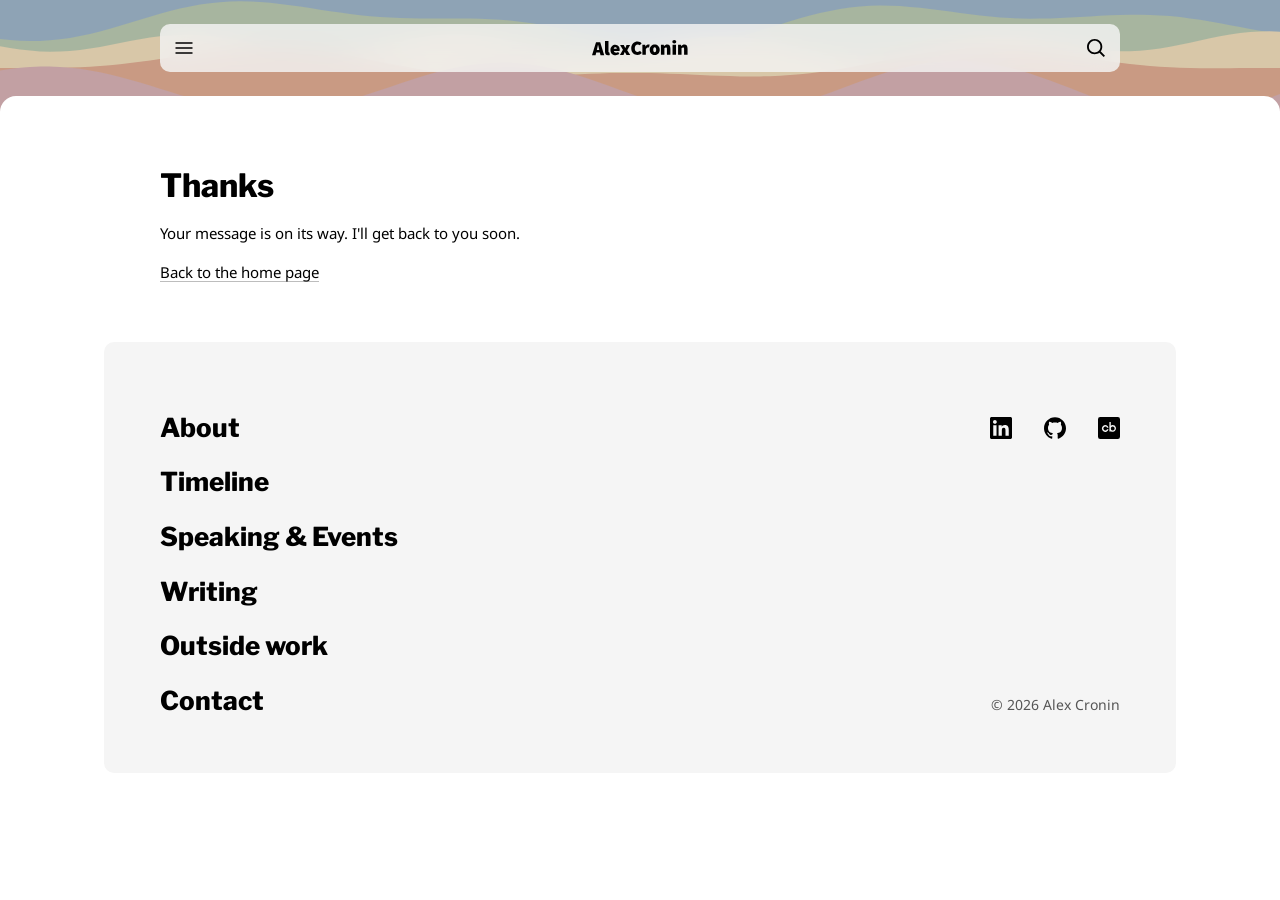
<file: thanks/index.html>
<!doctype html>
<html lang="en">
<head>
<meta charset="utf-8">
<meta name="viewport" content="width=device-width, initial-scale=1">
<title>Thanks | Alex Cronin</title>
<meta name="description" content="Your message to Alex Cronin is on its way.">
<link rel="canonical" href="https://cronin.ai/thanks/">
<meta name="robots" content="noindex">
<link rel="icon" type="image/png" sizes="192x192" href="../favicon.png?v=4">
<link rel="apple-touch-icon" href="../apple-touch-icon.png?v=4">

<meta property="og:site_name" content="Alex Cronin">
<meta property="og:type" content="website">
<meta property="og:title" content="Thanks | Alex Cronin">
<meta property="og:description" content="Your message to Alex Cronin is on its way.">
<meta property="og:url" content="https://cronin.ai/thanks/">
<meta property="og:image" content="https://cronin.ai/images/alex-cronin.jpg?v=2">

<link rel="preload" href="../assets/fonts/libre-franklin-800.woff2" as="font" type="font/woff2" crossorigin>
<link rel="preload" href="../assets/fonts/noto-sans-400.woff2" as="font" type="font/woff2" crossorigin>
<link rel="stylesheet" href="../style.css?v=202611091737">
</head>
<body>
<header class="bar">
  <button class="icon" type="button" popovertarget="menu" aria-label="Open menu"><svg viewBox="0 0 24 24" aria-hidden="true"><path d="M3.5,17.63v-1.5h17v1.5H3.5Zm0-4.88v-1.5h17v1.5H3.5Zm0-4.88V6.37h17v1.5H3.5Z"/></svg></button>
  <a class="name" href="../"><img src="../images/alex-cronin-logo.svg" width="1138" height="191" alt="Alex Cronin"></a>
  <button class="icon" type="button" popovertarget="search" aria-label="Search"><svg viewBox="0 0 24 24" aria-hidden="true"><path transform="translate(12 12) scale(1.25) translate(-12 -12)" d="M18.147,19.202l-3.484-3.484c-.5.413-1.073.737-1.72.97-.647.233-1.32.35-2.02.35-1.707,0-3.153-.593-4.34-1.78-1.187-1.187-1.78-2.633-1.78-4.34,0-1.707.593-3.153,1.78-4.34,1.187-1.187,2.633-1.78,4.34-1.78s3.153.593,4.34,1.78,1.777,2.633,1.77,4.34c0,.713-.12,1.397-.36,2.05s-.56,1.22-.96,1.7l3.484,3.484-1.05,1.05ZM10.923,15.538c1.287,0,2.377-.447,3.27-1.34s1.34-1.987,1.34-3.28c0-1.293-.447-2.383-1.34-3.27-.893-.887-1.983-1.337-3.27-1.35s-2.377.437-3.27,1.35-1.343,2.003-1.35,3.27c-.007,1.267.44,2.357,1.34,3.27.9.913,1.99,1.36,3.27,1.34l.01.01Z"/></svg></button>
</header>
<div class="band" aria-hidden="true"></div>
<main>
  <h1 class="title">Thanks</h1>
  <p class="contact-lead">Your message is on its way. I'll get back to you soon.</p>
  <p><a href="../">Back to the home page</a></p>
</main>
<div id="menu" class="overlay" popover>
  <div class="overlay-inner">
    <div class="bar">
      <button class="icon" type="button" popovertarget="menu" popovertargetaction="hide" aria-label="Close menu"><svg viewBox="0 0 24 24" aria-hidden="true"><path d="M6.06,19L5,17.94L10.94,12L5,6.06L6.06,5L12,10.94L17.94,5L19,6.06L13.06,12L19,17.94L17.94,19L12,13.06L6.06,19Z"/></svg></button>
      <a class="name" href="../"><img src="../images/alex-cronin-logo.svg" width="1138" height="191" alt="Alex Cronin"></a>
      <button class="icon" type="button" popovertarget="search" aria-label="Search"><svg viewBox="0 0 24 24" aria-hidden="true"><path transform="translate(12 12) scale(1.25) translate(-12 -12)" d="M18.147,19.202l-3.484-3.484c-.5.413-1.073.737-1.72.97-.647.233-1.32.35-2.02.35-1.707,0-3.153-.593-4.34-1.78-1.187-1.187-1.78-2.633-1.78-4.34,0-1.707.593-3.153,1.78-4.34,1.187-1.187,2.633-1.78,4.34-1.78s3.153.593,4.34,1.78,1.777,2.633,1.77,4.34c0,.713-.12,1.397-.36,2.05s-.56,1.22-.96,1.7l3.484,3.484-1.05,1.05ZM10.923,15.538c1.287,0,2.377-.447,3.27-1.34s1.34-1.987,1.34-3.28c0-1.293-.447-2.383-1.34-3.27-.893-.887-1.983-1.337-3.27-1.35s-2.377.437-3.27,1.35-1.343,2.003-1.35,3.27c-.007,1.267.44,2.357,1.34,3.27.9.913,1.99,1.36,3.27,1.34l.01.01Z"/></svg></button>
    </div>
    <nav class="menu-links" aria-label="Sections">
      <a href="../#about">About</a>
      <a href="../#timeline">Timeline</a>
      <a href="../#speaking">Speaking &amp; Events</a>
      <a href="../#writing">Writing</a>
      <a href="../#personal">Outside work</a>
      <a href="../contact/">Contact</a>
    </nav>
    <p class="menu-label">Stories</p>
    <nav class="menu-stories" aria-label="Stories">
      <a href="../hardware-nation/">What 20 years of Hardware Nation taught me</a>
      <a href="../nanites/">What two years of building an AI network engineer taught me</a>
    </nav>
  </div>
</div>
<div id="search" class="overlay" popover>
  <div class="overlay-inner">
    <div class="bar">
      <button class="icon" type="button" popovertarget="search" popovertargetaction="hide" aria-label="Close search"><svg viewBox="0 0 24 24" aria-hidden="true"><path d="M6.06,19L5,17.94L10.94,12L5,6.06L6.06,5L12,10.94L17.94,5L19,6.06L13.06,12L19,17.94L17.94,19L12,13.06L6.06,19Z"/></svg></button>
      <a class="name" href="../"><img src="../images/alex-cronin-logo.svg" width="1138" height="191" alt="Alex Cronin"></a>
      <span></span>
    </div>
    <input class="search-input" type="search" placeholder="Search" aria-label="Search this site" autocomplete="off" autofocus>
    <ol class="search-results"></ol>
  </div>
</div>
<footer id="contact">
  <div class="footer-panel">
    <nav class="menu-links" aria-label="Sections">
      <a href="../#about">About</a>
      <a href="../#timeline">Timeline</a>
      <a href="../#speaking">Speaking &amp; Events</a>
      <a href="../#writing">Writing</a>
      <a href="../#personal">Outside work</a>
      <a href="../contact/">Contact</a>
    </nav>
    <ul class="social">
      <li><a href="https://www.linkedin.com/in/alexmcronin/" rel="me" aria-label="LinkedIn"><svg viewBox="0 0 24 24" aria-hidden="true"><path d="M20.447 20.452h-3.554v-5.569c0-1.328-.027-3.037-1.852-3.037-1.853 0-2.136 1.445-2.136 2.939v5.667H9.351V9h3.414v1.561h.046c.477-.9 1.637-1.85 3.37-1.85 3.601 0 4.267 2.37 4.267 5.455v6.286zM5.337 7.433c-1.144 0-2.063-.926-2.063-2.065 0-1.138.92-2.063 2.063-2.063 1.14 0 2.064.925 2.064 2.063 0 1.139-.925 2.065-2.064 2.065zm1.782 13.019H3.555V9h3.564v11.452zM22.225 0H1.771C.792 0 0 .774 0 1.729v20.542C0 23.227.792 24 1.771 24h20.451C23.2 24 24 23.227 24 22.271V1.729C24 .774 23.2 0 22.222 0h.003z"/></svg></a></li>
      <li><a href="https://github.com/alexmcronin" rel="me" aria-label="GitHub"><svg viewBox="0 0 24 24" aria-hidden="true"><path d="M12 .297c-6.63 0-12 5.373-12 12 0 5.303 3.438 9.8 8.205 11.385.6.113.82-.258.82-.577 0-.285-.01-1.04-.015-2.04-3.338.724-4.042-1.61-4.042-1.61C4.422 18.07 3.633 17.7 3.633 17.7c-1.087-.744.084-.729.084-.729 1.205.084 1.838 1.236 1.838 1.236 1.07 1.835 2.809 1.305 3.495.998.108-.776.417-1.305.76-1.605-2.665-.3-5.466-1.332-5.466-5.93 0-1.31.465-2.38 1.235-3.22-.135-.303-.54-1.523.105-3.176 0 0 1.005-.322 3.3 1.23.96-.267 1.98-.399 3-.405 1.02.006 2.04.138 3 .405 2.28-1.552 3.285-1.23 3.285-1.23.645 1.653.24 2.873.12 3.176.765.84 1.23 1.91 1.23 3.22 0 4.61-2.805 5.625-5.475 5.92.42.36.81 1.096.81 2.22 0 1.606-.015 2.896-.015 3.286 0 .315.21.69.825.57C20.565 22.092 24 17.592 24 12.297c0-6.627-5.373-12-12-12"/></svg></a></li>
      <li><a href="https://www.crunchbase.com/person/alex-cronin-c7ff" rel="me" aria-label="Crunchbase"><svg viewBox="0 0 24 24" aria-hidden="true"><path d="M21.6 0H2.4A2.41 2.41 0 0 0 0 2.4v19.2A2.41 2.41 0 0 0 2.4 24h19.2a2.41 2.41 0 0 0 2.4-2.4V2.4A2.41 2.41 0 0 0 21.6 0zM7.045 14.465A2.11 2.11 0 0 0 9.84 13.42h1.66a3.69 3.69 0 1 1 0-1.75H9.84a2.11 2.11 0 1 0-2.795 2.795zm11.345.845a3.55 3.55 0 0 1-1.06.63 3.68 3.68 0 0 1-3.39-.38v.38h-1.51V5.37h1.5v4.11a3.74 3.74 0 0 1 1.8-.63H16a3.67 3.67 0 0 1 2.39 6.46zm-.223-2.766a2.104 2.104 0 1 1-4.207 0 2.104 2.104 0 0 1 4.207 0z"/></svg></a></li>
    </ul>
    <p class="footer-copy">© <span id="year">2026</span> Alex Cronin</p>
  </div>
</footer>
<script>document.getElementById("year").textContent = new Date().getFullYear();</script>
<script src="../site.js?v=202611091819" defer></script>
</body>
</html>
</file>
<file: style.css>
@font-face { font-family: "Libre Franklin"; font-weight: 800; font-style: normal; font-display: swap; src: url("assets/fonts/libre-franklin-800.woff2") format("woff2"); }
@font-face { font-family: "Noto Sans"; font-weight: 400; font-style: normal; font-display: swap; src: url("assets/fonts/noto-sans-400.woff2") format("woff2"); }
@font-face { font-family: "Noto Sans"; font-weight: 600; font-style: normal; font-display: swap; src: url("assets/fonts/noto-sans-600.woff2") format("woff2"); }

:root {
  --text: #000;
  --muted: #555;
  --line: #e5e5e5;
  --panel: #f5f5f5;
  --gap: 56px; /* space between blocks, same everywhere */
  --side: 40px; /* page margin left and right: top bar, text and photos all line up on it (20px on phones) */
  --bleed: var(--side); /* grey footer reaches this far past the text edge, so its text lines up with the page */
  --bg: #fff;
  --title: "Libre Franklin", "Noto Sans", system-ui, sans-serif;
  --body: "Noto Sans", system-ui, -apple-system, "Segoe UI", sans-serif;
}
* { box-sizing: border-box; }
/* Wide screens (like Gates Notes): the whole site sits in a 1584px white frame, with light grey on both sides. */
html { -webkit-text-size-adjust: 100%; background: var(--panel); }
body { display: flow-root; max-width: 1584px; min-height: 100vh; margin: 0 auto; background: var(--bg); color: var(--text); font: 400 15px/1.7 var(--body); }
main { max-width: calc(960px + 2 * var(--side)); margin: 0 auto; padding: 0 var(--side); }

/* Top bar on every page: menu on the left, name in the middle, search on the right */
.bar { display: grid; grid-template-columns: 40px 1fr 40px; align-items: center; padding: 4px; background: var(--panel); border-radius: 10px; }
h1 { margin: 0; }
.name { justify-self: center; display: block; margin: 0; }
.name a { display: block; }
.name img { display: block; height: 16px; width: auto; }
.icon { display: grid; place-items: center; width: 40px; height: 40px; padding: 0; border: 0; border-radius: 8px; background: none; color: var(--text); cursor: pointer; }
.icon svg { width: 24px; height: 24px; fill: currentColor; }
@media (hover: hover) { .icon:hover { background: rgba(0, 0, 0, 0.06); } }
/* The top bar stays at the top while you scroll, frosted like the story-card panels (same 24px gap as at the top, so it never jumps). */
header.bar { position: sticky; top: 24px; z-index: 10; width: min(960px, 100% - 2 * var(--side)); margin: 24px auto 0; background: rgba(245, 245, 245, 0.82); -webkit-backdrop-filter: blur(12px); backdrop-filter: blur(12px); }
/* Over the grey footer, site.js fades the bar to white as you scroll, so it does not blend in (like Gates Notes). */
/* Top of every page runs edge to edge under the bar: a band of soft colour waves, or the whole photo on story pages.
   The white page then starts with rounded corners (like Gates Notes). */
.band, .hero { position: relative; margin: -72px 0 0; }
.band { height: 112px; background: #8ea3b5 url("images/band-waves.svg") center / cover no-repeat; }
.band-aurora { background-color: #d8c7a8; background-image: url("images/band-aurora.svg"); } /* contact page: soft blurred colour */
.band::after { content: ""; position: absolute; left: 0; right: 0; bottom: 0; height: 16px; background: var(--bg); border-radius: 16px 16px 0 0; }
.hero img { display: block; width: 100%; height: auto; aspect-ratio: 4 / 3; background: #222; }
/* A photo on a black background (stage) starts below the bar, so the bar never covers a face. */
.hero-dark { padding-top: 56px; background: #000; }
.hero figcaption { position: relative; margin: -16px 0 0; padding: 14px max(var(--side), 50% - 480px) 0; background: var(--bg); border-radius: 16px 16px 0 0; }
/* Desktop: the photo is cropped to a wide shape (15:8, like Gates Notes) so it ends near the bottom of the first screen.
   The top is kept (the Accton sign, the black above his head on stage). Phones and tablets show the whole photo. */
@media (min-width: 1080px) {
  .hero img { aspect-ratio: 15 / 8; object-fit: cover; object-position: 50% 0; }
  .hero-dark { padding-top: 0; }
}
/* Space from the photo caption to the title: the same as between sections (and under the byline). */
.hero + main .title { margin: var(--gap) 0 14px; }
/* "Published by…" line: sits close under the title, then the same space as between sections before the story starts. */
.byline { font-size: 13px; line-height: 1.4; color: var(--muted); margin: 0 0 var(--gap); }
/* Links to a section (menu, search) stop below the bar instead of under it. */
[id] { scroll-margin-top: 96px; }

/* Menu and search fill the screen at every size. They open and close without JavaScript (HTML popover). */
/* overflow-y: scroll keeps room for a scrollbar where the page had one, so the bar never moves (opening, typing, closing). */
.overlay { position: fixed; inset: 0; width: 100%; height: 100%; max-width: none; max-height: none; margin: 0; padding: 0; border: 0; background: var(--panel); color: var(--text); overflow-y: scroll; }
.overlay-inner { max-width: calc(960px + 2 * var(--side)); margin: 0 auto; padding: 24px var(--side) 48px; }
.overlay .bar { background: var(--bg); }
body:has(.overlay:popover-open) { overflow: hidden; }
.menu-links { display: flex; flex-direction: column; align-items: flex-start; gap: 28px; margin-top: var(--gap); }
.menu-links a { font: 800 40px/1.1 var(--title); text-decoration: none; }
.menu-links a:hover, .menu-stories a:hover { text-decoration: underline; text-decoration-thickness: 2px; }
.menu-label { margin: var(--gap) 0 10px; font-size: 11px; font-weight: 600; letter-spacing: 0.08em; text-transform: uppercase; }
.menu-stories { display: flex; flex-direction: column; align-items: flex-start; gap: 12px; }
.menu-stories a { font-size: 17px; line-height: 1.4; text-decoration: none; }
.search-input { display: block; width: 100%; margin-top: var(--gap); padding: 14px 16px; border: 1px solid #ccc; border-radius: 10px; background: var(--bg); color: var(--text); font: 400 20px var(--body); }
.search-input:focus { outline: none; border-color: var(--text); }
.search-input::-webkit-search-cancel-button { -webkit-appearance: none; }
.search-results { list-style: none; padding: 0; margin: 24px 0 0; }
.search-results li { margin: 0; padding: 14px 0; border-top: 1px solid var(--line); }
.search-results a { display: block; text-decoration: none; }
.search-results a:hover { text-decoration: underline; }
.search-results mark { background: none; color: inherit; font-weight: 600; }
.search-page { display: block; margin-bottom: 4px; font-size: 11px; font-weight: 600; letter-spacing: 0.08em; text-transform: uppercase; }
.search-none { color: var(--muted); }

.intro { display: flow-root; margin-top: var(--gap); }
.intro p:last-child { margin-bottom: 0; }
/* Photo is exactly 4 lines tall (top of line 1 to baseline of line 4) so line 5 starts under it. */
.portrait { float: left; width: 88px; height: 88px; object-fit: cover; border-radius: 6px; margin: 7px 20px 6px 0; }
section { margin-top: var(--gap); }
h2 { font: 800 22px/1.2 var(--title); margin: 0 0 14px; }
h3 { font: 800 17px/1.3 var(--title); margin: 36px 0 4px; }
h2 + h3 { margin-top: 0; }
.meta { font-size: 13px; color: var(--muted); margin: 0 0 12px; }
p { margin: 0 0 14px; }
ul { margin: 0 0 14px; padding-left: 20px; }
li { margin: 0 0 6px; }
/* Links in sentences: black text with a light grey underline that turns black on hover (no coloured links). */
a { color: inherit; text-decoration: underline; text-decoration-color: #bdbdbd; text-decoration-thickness: 1px; text-underline-offset: 3px; }
a:hover { text-decoration-color: currentColor; }

.photos { display: flex; gap: 12px; margin: 24px 0; }
.photos figure { margin: 0; flex: var(--ar) 1 0; min-width: 0; }
.photos + .photos { margin-top: -4px; } /* two rows of photos: 20px from a caption to the next photo, the same as stacked photos on phones */
.photos img { display: block; width: 100%; height: auto; border-radius: 6px; background: #f2f2f2; }
figcaption { font-size: 12px; line-height: 1.4; color: var(--muted); margin-top: 8px; }
/* Story cards: photo fills the card, frosted text panel on top (like Gates Notes) */
.stories { display: grid; grid-template-columns: 1fr 1fr; gap: 16px; margin-top: var(--gap); }
.story-card { position: relative; display: block; aspect-ratio: 5 / 6; border-radius: 10px; overflow: hidden; background: #222; text-decoration: none; }
.story-card img { display: block; width: 100%; height: 100%; object-fit: cover; }
.story-panel { position: absolute; left: 16px; right: 16px; bottom: 16px; padding: 20px 22px; border-radius: 8px; background: rgba(255, 255, 255, 0.86); -webkit-backdrop-filter: blur(12px); backdrop-filter: blur(12px); }
.story-label { font-size: 11px; font-weight: 600; letter-spacing: 0.08em; text-transform: uppercase; margin: 0 0 10px; }
.story-title { font: 800 20px/1.2 var(--title); margin: 0 0 8px; }
.story-text { font-size: 14px; line-height: 1.5; margin: 0; }
.story-card:hover .story-title { text-decoration: underline; text-decoration-thickness: 2px; text-underline-offset: 4px; }

.writing { list-style: none; padding: 0; }
.writing li { margin-bottom: 10px; }
/* Article titles in a list: semi-bold, no underline until hover (like Gates Notes listings). */
.writing a { font-weight: 600; text-decoration: none; }
.writing a:hover { text-decoration: underline; }
.writing .source { display: block; font-size: 13px; color: var(--muted); }
.meta-inline { font-size: 13px; color: var(--muted); }


/* Story pages */
.title { font: 800 32px/1.15 var(--title); margin: var(--gap) 0 0; }
.story-photo { margin: 28px 0; }
.story-photo img { display: block; width: 100%; height: auto; border-radius: 6px; background: #f2f2f2; }
/* Videos on the story pages: same size and corners as the photos; they only download when someone presses play. */
.story-photo video { display: block; width: 100%; height: auto; border-radius: 6px; background: #000; }
.timeline { list-style: none; padding: 0; margin: 24px 0 0; }
.timeline li { display: grid; grid-template-columns: 104px 1fr; gap: 16px; margin: 0; padding: 11px 0; border-top: 1px solid var(--line); }
.timeline li:last-child { border-bottom: 1px solid var(--line); }
.timeline time, .timeline .when { font-size: 13px; color: var(--muted); padding-top: 2px; }
.timeline p { margin: 0; }
.quote { margin: 36px 0; padding-left: 20px; border-left: 3px solid var(--text); }
.quote blockquote { margin: 0; font: 800 20px/1.3 var(--title); }
.quote figcaption { font-size: 13px; margin-top: 10px; }
.lessons { padding-left: 24px; }
.lessons li { margin-bottom: 12px; }

/* Footer: grey panel. Wide screens: links left, icons top right, email bottom left, copyright bottom right (like Gates Notes).
   Phones: everything stacked. */
footer { max-width: calc(960px + 2 * var(--side)); margin: var(--gap) auto 0; padding: 0 var(--side) 24px; }
.footer-panel { display: grid; grid-template-columns: 1fr auto; column-gap: 32px; margin: 0 calc(-1 * var(--bleed)); padding: 72px var(--bleed) 56px; background: var(--panel); border-radius: 10px; }
/* Wide screens: room for the panel to reach 56px past the text on both sides. */
@media (min-width: 1080px) { :root { --bleed: 56px; } }
.footer-panel .menu-links { grid-column: 1; grid-row: 1; align-self: last baseline; margin-top: 0; gap: 26px; }
.footer-panel .menu-links a { font-size: 26px; }
.social { grid-column: 2; grid-row: 1; align-self: start; display: flex; gap: 32px; list-style: none; padding: 0; margin: 3px 0 0; }
.social li { margin: 0; }
.social a { display: block; }
.social svg { display: block; width: 22px; height: 22px; fill: currentColor; }
/* Wide screens: copyright bottom right, on the same line as the last link ("Contact"). */
.footer-copy { grid-column: 2; grid-row: 1; align-self: last baseline; justify-self: end; margin: 0; font-size: 14px; color: var(--muted); }

@media (max-width: 600px) {
  :root { --gap: 48px; --side: 20px; }
  body { font-size: 16px; }
  .menu-links { gap: 24px; }
  .menu-links a { font-size: 32px; }
  .footer-panel { display: block; padding: 64px var(--bleed) 48px; }
  .footer-panel .menu-links { gap: 24px; }
  .footer-panel .menu-links a { font-size: 24px; }
  .social { gap: 28px; margin-top: 56px; }
  .footer-copy { margin-top: 48px; justify-self: start; }
  .portrait { width: 93px; height: 93px; margin: 8px 16px 7px 0; }
  h2 { font-size: 21px; }
  h3 { margin-top: 32px; }
  .photos { flex-direction: column; gap: 20px; }
  .photos figure { flex: none; }
  .stories { grid-template-columns: 1fr; }
  .story-card { aspect-ratio: auto; background: var(--panel); }
  .story-card img { height: auto; aspect-ratio: 4 / 3; }
  .story-panel { position: static; padding: 16px; background: none; -webkit-backdrop-filter: none; backdrop-filter: none; }
  .title { font-size: 28px; }
  .story-photo { margin: 24px 0; }
  .timeline li { grid-template-columns: 1fr; gap: 2px; }
  .quote { margin: 32px 0; }
  .quote blockquote { font-size: 19px; }
}

/* Contact form (messages are emailed by Web3Forms; the hidden "botcheck" box traps spam bots) */
.contact-lead { margin-top: 16px; }
.contact-form { display: grid; gap: 8px; max-width: 560px; margin-top: 32px; }
.contact-form label { margin-top: 12px; font-size: 14px; font-weight: 600; }
.contact-form input, .contact-form textarea { width: 100%; padding: 12px 14px; border: 1px solid #ccc; border-radius: 10px; background: var(--bg); color: var(--text); font: 400 16px/1.5 var(--body); }
.contact-form input:focus, .contact-form textarea:focus { outline: none; border-color: var(--text); }
.contact-form textarea { resize: vertical; }
.contact-form button { justify-self: start; margin-top: 20px; padding: 12px 28px; border: 0; border-radius: 10px; background: var(--text); color: var(--bg); font: 600 15px var(--body); cursor: pointer; }
.botcheck { display: none; }
</file>
